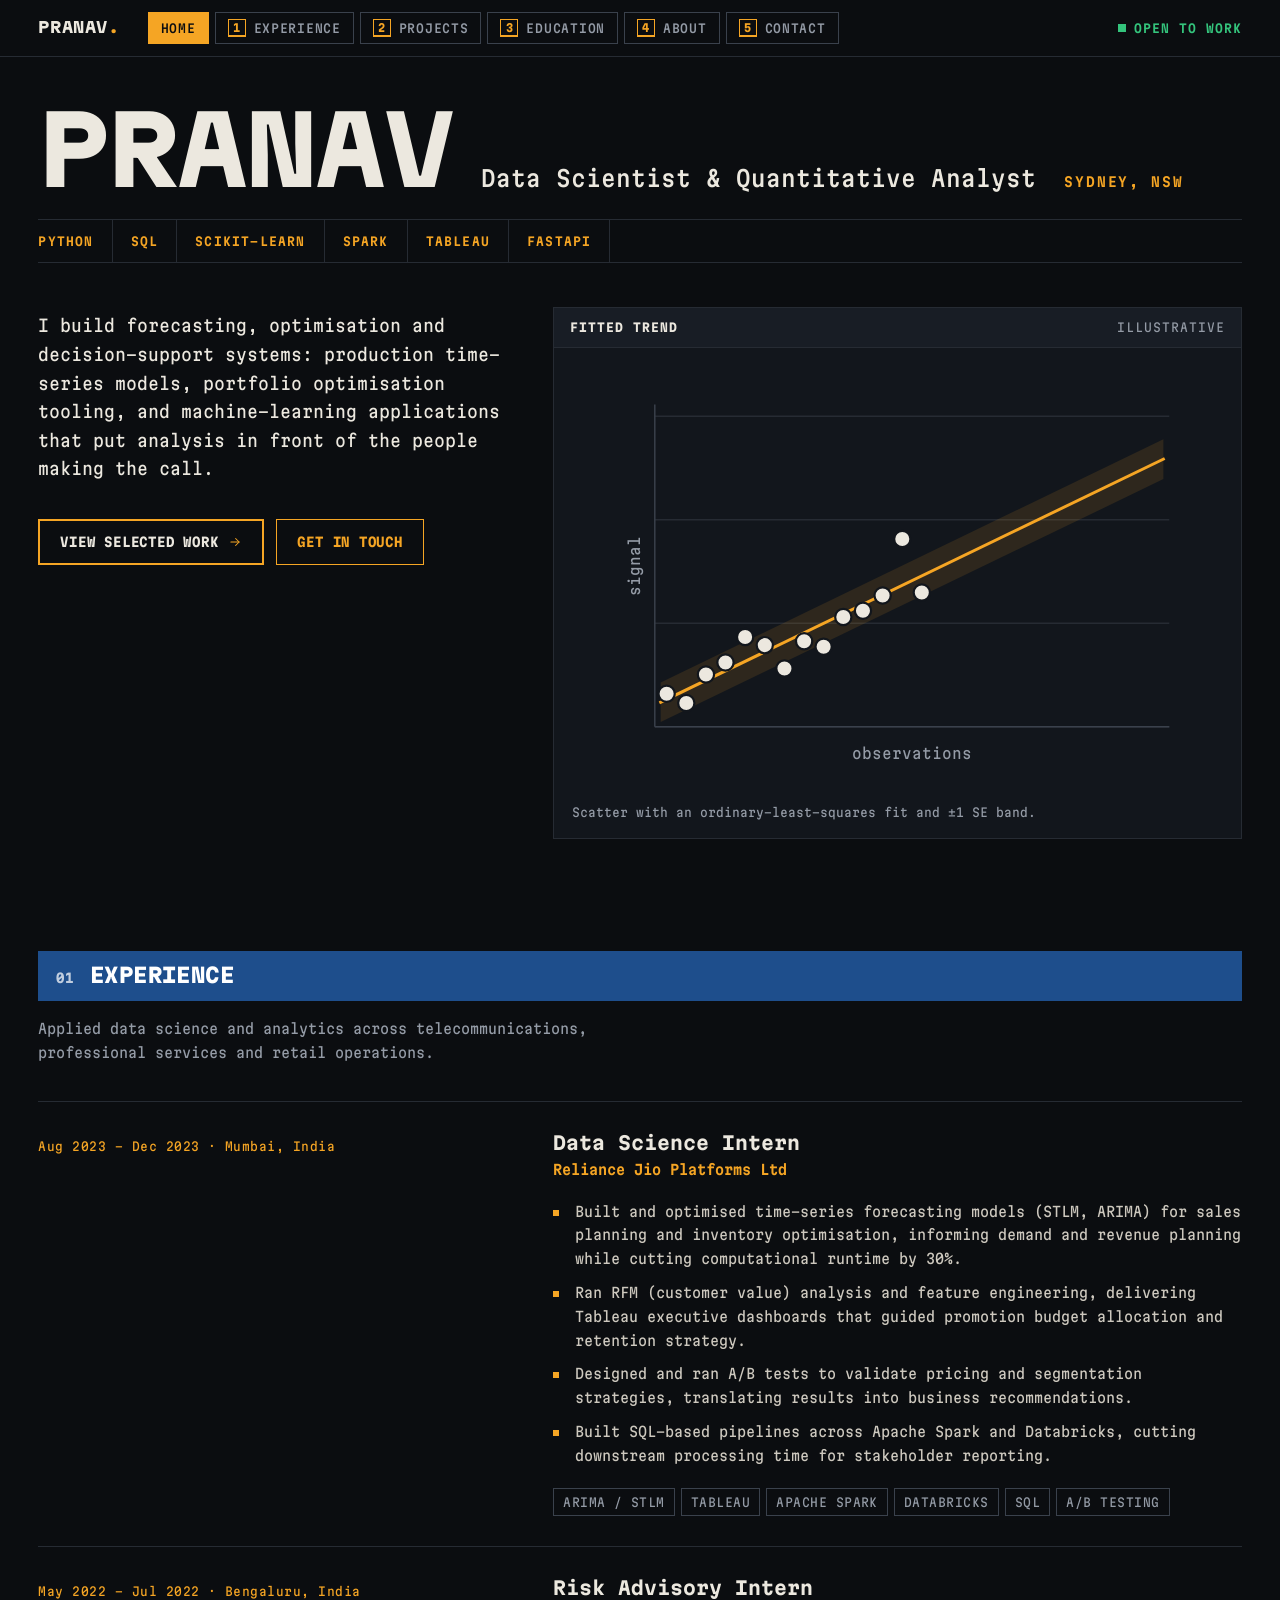
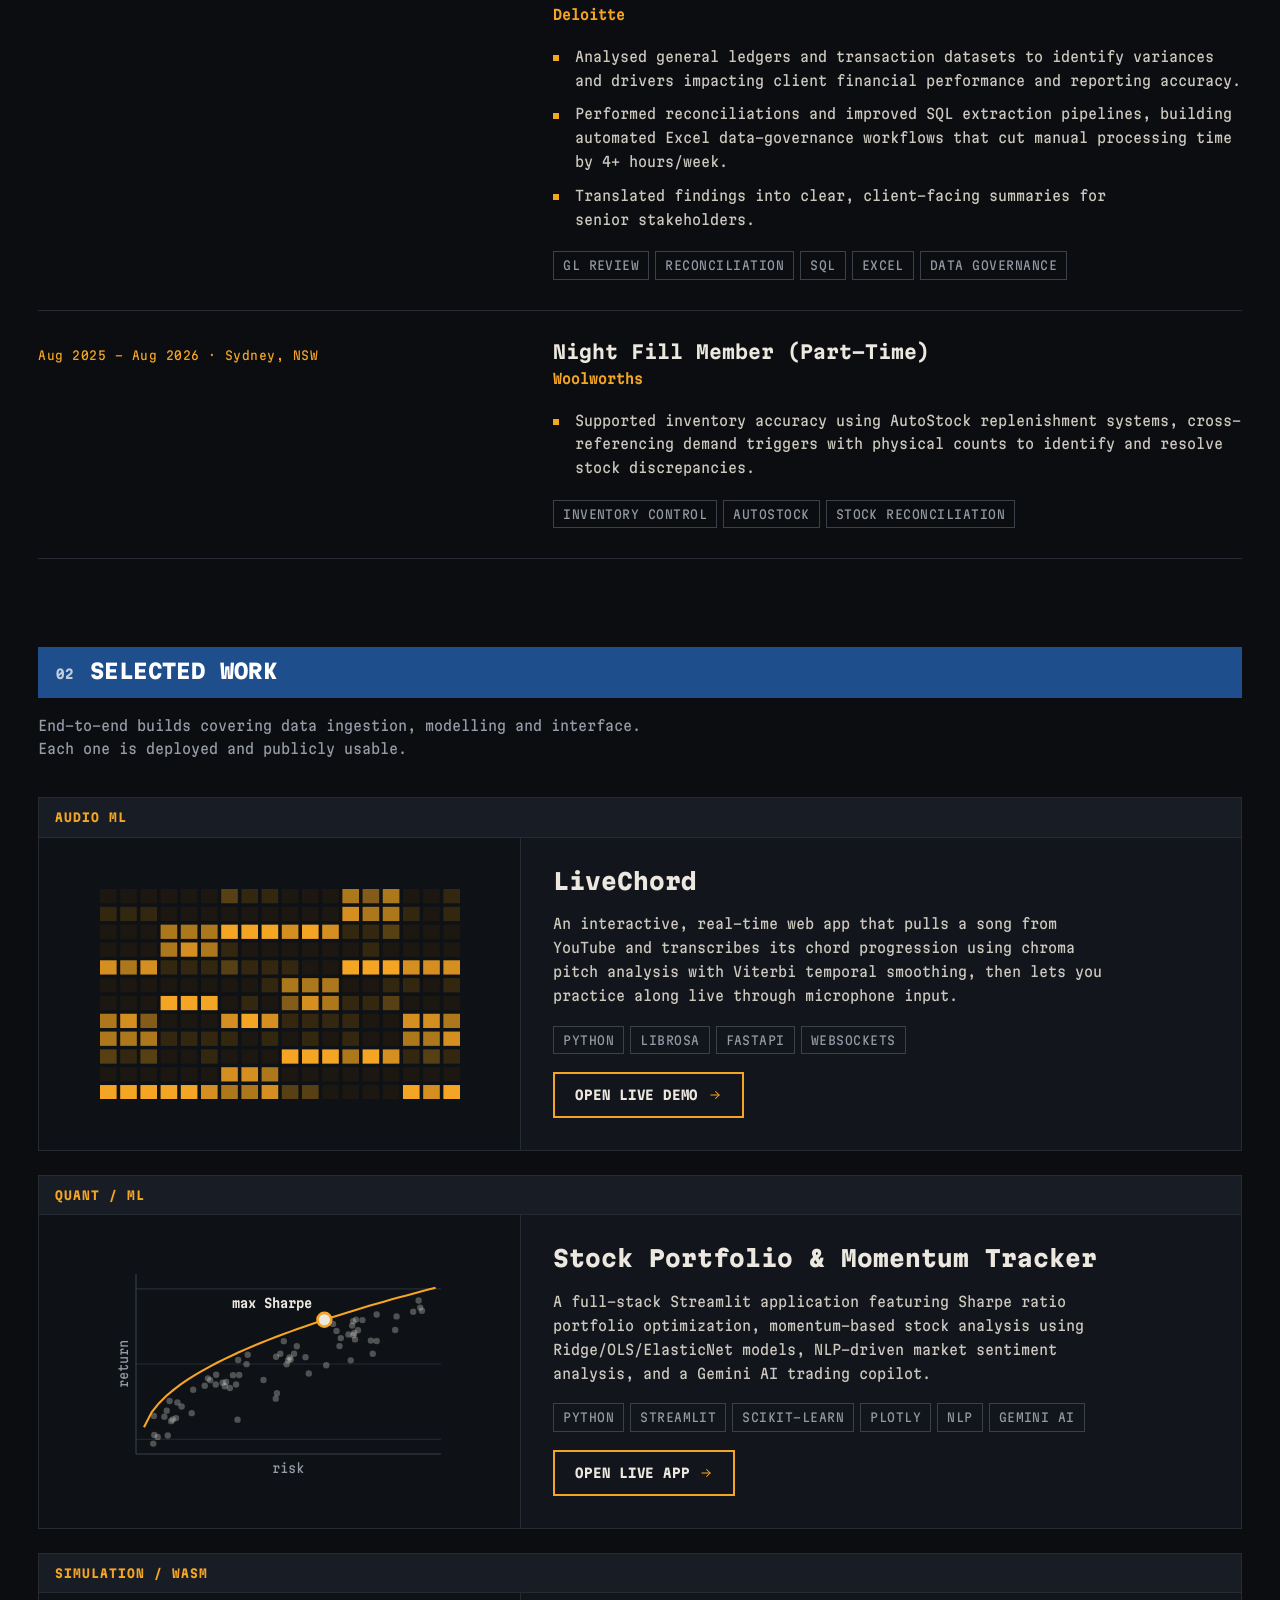
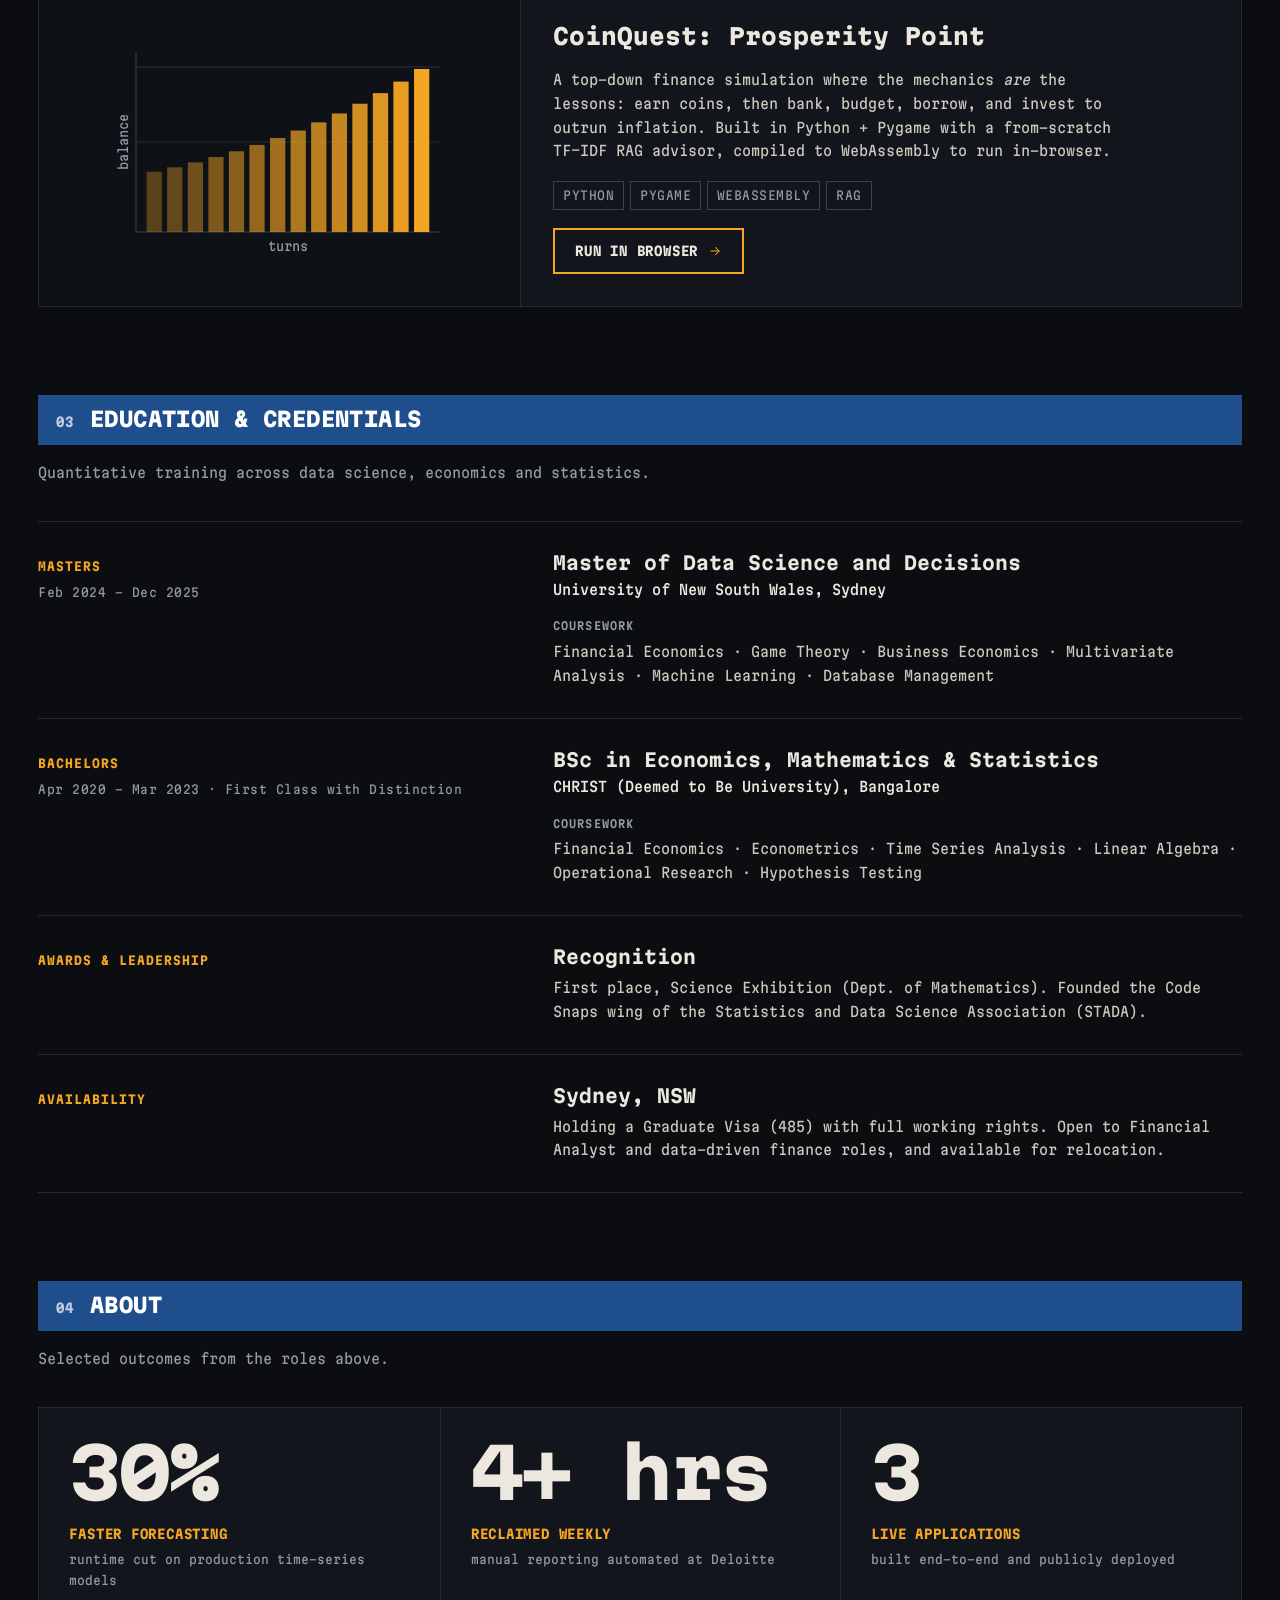
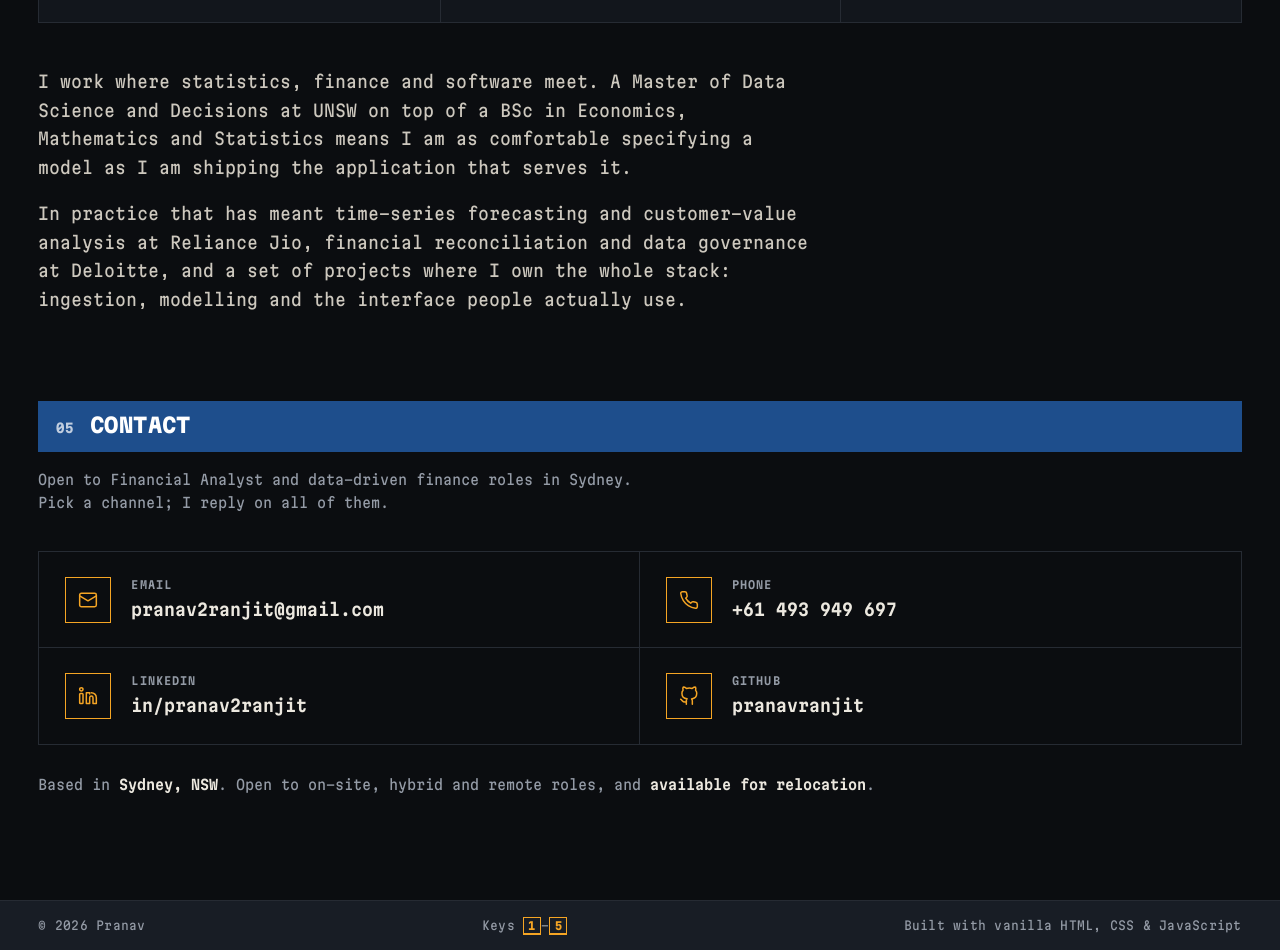
<file: index.html>
<!doctype html>
<html lang="en">
    <head>
        <meta charset="UTF-8" />
        <meta name="viewport" content="width=device-width, initial-scale=1.0" />
        <title>Pranav | Data Scientist &amp; Quantitative Analyst</title>
        <meta
            name="description"
            content="Portfolio of Pranav, a data scientist and quantitative analyst in Sydney, working on time-series forecasting, portfolio optimisation, and applied machine learning."
        />
        <link rel="icon" type="image/svg+xml" href="favicon.svg" />
        <meta name="theme-color" content="#0b0d10" />
        <link rel="preconnect" href="https://fonts.googleapis.com" />
        <link rel="preconnect" href="https://fonts.gstatic.com" crossorigin />
        <link
            href="https://fonts.googleapis.com/css2?family=Martian+Mono:wdth,wght@75..112.5,100..800&display=swap"
            rel="stylesheet"
        />
        <link rel="stylesheet" href="styles.css" />
    </head>

    <body>
        <header class="strip">
            <div class="strip-inner">
                <a class="logo" href="#home">PRANAV<span class="logo-mark">.</span></a>
                <nav class="keys" aria-label="Sections">
                    <ul>
                        <li><a href="#home">Home</a></li>
                        <li><a href="#experience" aria-keyshortcuts="1"><kbd class="key-num" aria-hidden="true">1</kbd>Experience</a></li>
                        <li><a href="#projects" aria-keyshortcuts="2"><kbd class="key-num" aria-hidden="true">2</kbd>Projects</a></li>
                        <li><a href="#education" aria-keyshortcuts="3"><kbd class="key-num" aria-hidden="true">3</kbd>Education</a></li>
                        <li><a href="#about" aria-keyshortcuts="4"><kbd class="key-num" aria-hidden="true">4</kbd>About</a></li>
                        <li><a href="#contact" aria-keyshortcuts="5"><kbd class="key-num" aria-hidden="true">5</kbd>Contact</a></li>
                    </ul>
                </nav>
                <span class="status">
                    <span class="status-dot" aria-hidden="true"></span>
                    Open to work
                </span>
            </div>
        </header>

        <main>
            <section id="home" class="hero">
                <div class="id-line">
                    <h1>Pranav</h1>
                    <div class="id-meta">
                        <p class="role">Data Scientist &amp; Quantitative Analyst</p>
                        <p class="city">Sydney, NSW</p>
                    </div>
                </div>

                <p class="tickers">
                    <span>Python</span><span>SQL</span><span>scikit-learn</span
                    ><span>Spark</span><span>Tableau</span><span>FastAPI</span>
                </p>

                <div class="hero-grid">
                    <div class="brief">
                        <p class="lede">
                            I build forecasting, optimisation and decision-support
                            systems: production time-series models, portfolio
                            optimisation tooling, and machine-learning applications that
                            put analysis in front of the people making the call.
                        </p>
                        <div class="actions">
                            <a href="#projects" class="key key-go">
                                View selected work
                                <svg class="arrow" width="14" height="14" viewBox="0 0 24 24" fill="none" stroke="currentColor" stroke-width="1.8" stroke-linecap="round" stroke-linejoin="round" aria-hidden="true"><path d="M5 12h14" /><path d="m13 6 6 6-6 6" /></svg>
                            </a>
                            <a href="#contact" class="key">Get in touch</a>
                        </div>
                    </div>

                    <figure class="panel fit">
                        <figcaption class="panel-bar">
                            <span class="panel-title">Fitted trend</span>
                            <span class="panel-tag">illustrative</span>
                        </figcaption>
                        <svg class="plot" viewBox="0 0 440 288" role="img"
                         aria-label="Illustrative scatter plot of observations with a fitted linear trend and error band.">
                        <g class="plot-grid">
                        <line x1="56" y1="34" x2="404" y2="34" />
                        <line x1="56" y1="104.0" x2="404" y2="104.0" />
                        <line x1="56" y1="174.0" x2="404" y2="174.0" />
                        <line x1="56" y1="244" x2="404" y2="244" />
                        </g>
                        <g class="plot-axis">
                            <line x1="56" y1="26" x2="56" y2="244" />
                            <line x1="56" y1="244" x2="404" y2="244" />
                        </g>
                        <path class="plot-band" d="M 60 215.2 L 400 38.9 L 400 66.5 L 60 242.8 Z" />
                        <path class="plot-fit" d="M 60 229.0 L 400 52.7" />
                        <g class="plot-dots">
                            <circle cx="64.0" cy="221.7" r="5.5" />
                            <circle cx="77.3" cy="228.0" r="5.5" />
                            <circle cx="90.6" cy="208.7" r="5.5" />
                            <circle cx="103.8" cy="200.5" r="5.5" />
                            <circle cx="117.1" cy="183.3" r="5.5" />
                            <circle cx="130.4" cy="188.8" r="5.5" />
                            <circle cx="143.7" cy="204.6" r="5.5" />
                            <circle cx="157.0" cy="186.2" r="5.5" />
                            <circle cx="170.2" cy="189.9" r="5.5" />
                            <circle cx="183.5" cy="169.8" r="5.5" />
                            <circle cx="196.8" cy="165.5" r="5.5" />
                            <circle cx="210.1" cy="155.2" r="5.5" />
                            <circle cx="223.4" cy="117.0" r="5.5" />
                            <circle cx="236.6" cy="153.2" r="5.5" />
                            <circle cx="249.9" cy="140.5" r="5.5" />
                            <circle cx="263.2" cy="133.7" r="5.5" />
                            <circle cx="276.5" cy="89.7" r="5.5" />
                            <circle cx="289.8" cy="82.1" r="5.5" />
                            <circle cx="303.0" cy="89.9" r="5.5" />
                            <circle cx="316.3" cy="90.4" r="5.5" />
                            <circle cx="329.6" cy="96.8" r="5.5" />
                            <circle cx="342.9" cy="84.1" r="5.5" />
                            <circle cx="356.2" cy="87.0" r="5.5" />
                            <circle cx="369.4" cy="60.5" r="5.5" />
                            <circle cx="382.7" cy="70.0" r="5.5" />
                            <circle cx="396.0" cy="64.7" r="5.5" />
                        </g>
                        <text class="plot-axis-label" x="46" y="135.0"
                              transform="rotate(-90 46 135.0)">signal</text>
                        <text class="plot-axis-label" x="230.0" y="266">observations</text>
                    </svg>
                        <p class="figure-note">
                            Scatter with an ordinary-least-squares fit and &plusmn;1 SE band.
                        </p>
                    </figure>
                </div>
            </section>

            <section id="experience" class="section">
                <div class="section-bar">
                    <span class="section-index">01</span>
                    <h2 class="section-title">Experience</h2>
                </div>
                <p class="section-sub">
                    Applied data science and analytics across telecommunications,
                    professional services and retail operations.
                </p>

                <ol class="blotter">
                    <!-- Reliance Jio -->
                    <li class="row">
                        <p class="row-fields">Aug 2023 - Dec 2023&nbsp;· Mumbai, India</p>
                        <div class="row-main">
                            <h3>Data Science Intern</h3>
                            <p class="org">Reliance Jio Platforms Ltd</p>
                            <ul class="bullets">
                                <li>
                                    Built and optimised time-series forecasting
                                    models (STLM, ARIMA) for sales planning and
                                    inventory optimisation, informing demand and
                                    revenue planning while cutting computational
                                    runtime by 30%.
                                </li>
                                <li>
                                    Ran RFM (customer value) analysis and feature
                                    engineering, delivering Tableau executive
                                    dashboards that guided promotion budget
                                    allocation and retention strategy.
                                </li>
                                <li>
                                    Designed and ran A/B tests to validate pricing
                                    and segmentation strategies, translating results
                                    into business recommendations.
                                </li>
                                <li>
                                    Built SQL-based pipelines across Apache Spark
                                    and Databricks, cutting downstream processing
                                    time for stakeholder reporting.
                                </li>
                            </ul>
                            <p class="tags">
                                <span>ARIMA / STLM</span><span>Tableau</span
                                ><span>Apache Spark</span><span>Databricks</span
                                ><span>SQL</span><span>A/B Testing</span>
                            </p>
                        </div>
                    </li>

                    <!-- Deloitte -->
                    <li class="row">
                        <p class="row-fields">May 2022 - Jul 2022&nbsp;· Bengaluru, India</p>
                        <div class="row-main">
                            <h3>Risk Advisory Intern</h3>
                            <p class="org">Deloitte</p>
                            <ul class="bullets">
                                <li>
                                    Analysed general ledgers and transaction
                                    datasets to identify variances and drivers
                                    impacting client financial performance and
                                    reporting accuracy.
                                </li>
                                <li>
                                    Performed reconciliations and improved SQL
                                    extraction pipelines, building automated Excel
                                    data-governance workflows that cut manual
                                    processing time by 4+ hours/week.
                                </li>
                                <li>
                                    Translated findings into clear, client-facing
                                    summaries for senior stakeholders.
                                </li>
                            </ul>
                            <p class="tags">
                                <span>GL Review</span><span>Reconciliation</span
                                ><span>SQL</span><span>Excel</span
                                ><span>Data Governance</span>
                            </p>
                        </div>
                    </li>

                    <!-- Woolworths -->
                    <li class="row">
                        <p class="row-fields">Aug 2025 - Aug 2026&nbsp;· Sydney, NSW</p>
                        <div class="row-main">
                            <h3>Night Fill Member (Part-Time)</h3>
                            <p class="org">Woolworths</p>
                            <ul class="bullets">
                                <li>
                                    Supported inventory accuracy using AutoStock
                                    replenishment systems, cross-referencing demand
                                    triggers with physical counts to identify and
                                    resolve stock discrepancies.
                                </li>
                            </ul>
                            <p class="tags">
                                <span>Inventory Control</span><span>AutoStock</span
                                ><span>Stock Reconciliation</span>
                            </p>
                        </div>
                    </li>
                </ol>
            </section>

            <section id="projects" class="section">
                <div class="section-bar">
                    <span class="section-index">02</span>
                    <h2 class="section-title">Selected work</h2>
                </div>
                <p class="section-sub">
                    End-to-end builds covering data ingestion, modelling and interface.
                    Each one is deployed and publicly usable.
                </p>

                <div class="instruments">
                    <article class="panel instrument">
                        <div class="panel-bar"><span class="badge">Audio ML</span></div>
                        <div class="instrument-body">
                            <div class="instrument-viz">
                                <svg class="thumb-plot chroma" viewBox="0 0 303 177" preserveAspectRatio="xMidYMid meet" role="img"
                             aria-label="Illustrative chromagram: energy across the 12 pitch classes over time, brighter cells marking the notes of each detected chord.">
                            <defs><rect id="cell" width="14" height="12" /></defs>
                            <g fill="#e9f2fd"><use href="#cell" x="0" y="150"/><use href="#cell" x="0" y="90"/><use href="#cell" x="0" y="75"/><use href="#cell" x="0" y="45"/><use href="#cell" x="0" y="30"/><use href="#cell" x="0" y="0"/><use href="#cell" x="17" y="150"/><use href="#cell" x="17" y="90"/><use href="#cell" x="17" y="75"/><use href="#cell" x="17" y="45"/><use href="#cell" x="17" y="30"/><use href="#cell" x="17" y="0"/><use href="#cell" x="34" y="150"/><use href="#cell" x="34" y="90"/><use href="#cell" x="34" y="75"/><use href="#cell" x="34" y="45"/><use href="#cell" x="34" y="30"/><use href="#cell" x="34" y="0"/><use href="#cell" x="51" y="150"/><use href="#cell" x="51" y="135"/><use href="#cell" x="51" y="105"/><use href="#cell" x="51" y="75"/><use href="#cell" x="51" y="15"/><use href="#cell" x="51" y="0"/><use href="#cell" x="68" y="150"/><use href="#cell" x="68" y="135"/><use href="#cell" x="68" y="105"/><use href="#cell" x="68" y="75"/><use href="#cell" x="68" y="15"/><use href="#cell" x="68" y="0"/><use href="#cell" x="85" y="150"/><use href="#cell" x="85" y="105"/><use href="#cell" x="85" y="75"/><use href="#cell" x="85" y="15"/><use href="#cell" x="85" y="0"/><use href="#cell" x="102" y="135"/><use href="#cell" x="102" y="90"/><use href="#cell" x="102" y="75"/><use href="#cell" x="102" y="15"/><use href="#cell" x="119" y="135"/><use href="#cell" x="119" y="120"/><use href="#cell" x="119" y="75"/><use href="#cell" x="119" y="45"/><use href="#cell" x="119" y="15"/><use href="#cell" x="136" y="135"/><use href="#cell" x="136" y="90"/><use href="#cell" x="136" y="45"/><use href="#cell" x="136" y="15"/><use href="#cell" x="153" y="150"/><use href="#cell" x="153" y="120"/><use href="#cell" x="153" y="45"/><use href="#cell" x="153" y="15"/><use href="#cell" x="153" y="0"/><use href="#cell" x="170" y="150"/><use href="#cell" x="170" y="60"/><use href="#cell" x="170" y="45"/><use href="#cell" x="170" y="15"/><use href="#cell" x="170" y="0"/><use href="#cell" x="187" y="165"/><use href="#cell" x="187" y="150"/><use href="#cell" x="187" y="120"/><use href="#cell" x="187" y="60"/><use href="#cell" x="187" y="45"/><use href="#cell" x="187" y="15"/><use href="#cell" x="187" y="0"/><use href="#cell" x="204" y="165"/><use href="#cell" x="204" y="150"/><use href="#cell" x="204" y="75"/><use href="#cell" x="204" y="45"/><use href="#cell" x="221" y="165"/><use href="#cell" x="221" y="150"/><use href="#cell" x="221" y="120"/><use href="#cell" x="221" y="105"/><use href="#cell" x="221" y="75"/><use href="#cell" x="238" y="165"/><use href="#cell" x="238" y="150"/><use href="#cell" x="238" y="120"/><use href="#cell" x="238" y="105"/><use href="#cell" x="238" y="45"/><use href="#cell" x="255" y="150"/><use href="#cell" x="255" y="90"/><use href="#cell" x="255" y="45"/><use href="#cell" x="255" y="30"/><use href="#cell" x="255" y="0"/><use href="#cell" x="272" y="150"/><use href="#cell" x="272" y="90"/><use href="#cell" x="272" y="75"/><use href="#cell" x="272" y="45"/><use href="#cell" x="272" y="30"/><use href="#cell" x="272" y="15"/><use href="#cell" x="272" y="0"/><use href="#cell" x="289" y="150"/><use href="#cell" x="289" y="90"/><use href="#cell" x="289" y="45"/><use href="#cell" x="289" y="30"/></g>
                            <g fill="#cde2fb"><use href="#cell" x="0" y="15"/><use href="#cell" x="17" y="135"/><use href="#cell" x="17" y="15"/><use href="#cell" x="34" y="15"/><use href="#cell" x="51" y="120"/><use href="#cell" x="51" y="60"/><use href="#cell" x="68" y="120"/><use href="#cell" x="68" y="60"/><use href="#cell" x="85" y="135"/><use href="#cell" x="85" y="120"/><use href="#cell" x="85" y="60"/><use href="#cell" x="102" y="120"/><use href="#cell" x="102" y="45"/><use href="#cell" x="119" y="90"/><use href="#cell" x="119" y="60"/><use href="#cell" x="119" y="0"/><use href="#cell" x="136" y="120"/><use href="#cell" x="136" y="75"/><use href="#cell" x="136" y="60"/><use href="#cell" x="136" y="0"/><use href="#cell" x="153" y="105"/><use href="#cell" x="153" y="60"/><use href="#cell" x="170" y="120"/><use href="#cell" x="170" y="105"/><use href="#cell" x="187" y="105"/><use href="#cell" x="204" y="120"/><use href="#cell" x="204" y="105"/><use href="#cell" x="204" y="90"/><use href="#cell" x="204" y="30"/><use href="#cell" x="221" y="90"/><use href="#cell" x="221" y="45"/><use href="#cell" x="221" y="30"/><use href="#cell" x="238" y="75"/><use href="#cell" x="255" y="135"/><use href="#cell" x="255" y="75"/><use href="#cell" x="255" y="15"/><use href="#cell" x="289" y="135"/><use href="#cell" x="289" y="75"/><use href="#cell" x="289" y="15"/><use href="#cell" x="289" y="0"/></g>
                            <g fill="#9ec5f4"><use href="#cell" x="0" y="135"/><use href="#cell" x="34" y="135"/><use href="#cell" x="102" y="60"/><use href="#cell" x="102" y="0"/><use href="#cell" x="153" y="165"/><use href="#cell" x="170" y="165"/><use href="#cell" x="238" y="90"/><use href="#cell" x="238" y="30"/><use href="#cell" x="272" y="135"/></g>
                            <g fill="#6da7ec"><use href="#cell" x="34" y="105"/><use href="#cell" x="153" y="90"/><use href="#cell" x="221" y="0"/></g>
                            <g fill="#3987e5"><use href="#cell" x="0" y="120"/><use href="#cell" x="0" y="105"/><use href="#cell" x="17" y="120"/><use href="#cell" x="17" y="60"/><use href="#cell" x="34" y="120"/><use href="#cell" x="51" y="45"/><use href="#cell" x="51" y="30"/><use href="#cell" x="68" y="30"/><use href="#cell" x="85" y="45"/><use href="#cell" x="85" y="30"/><use href="#cell" x="102" y="165"/><use href="#cell" x="119" y="165"/><use href="#cell" x="136" y="150"/><use href="#cell" x="153" y="75"/><use href="#cell" x="170" y="75"/><use href="#cell" x="187" y="90"/><use href="#cell" x="187" y="75"/><use href="#cell" x="204" y="135"/><use href="#cell" x="204" y="0"/><use href="#cell" x="221" y="15"/><use href="#cell" x="238" y="15"/><use href="#cell" x="238" y="0"/><use href="#cell" x="255" y="120"/><use href="#cell" x="272" y="120"/><use href="#cell" x="289" y="105"/></g>
                            <g fill="#2a78d6"><use href="#cell" x="0" y="60"/><use href="#cell" x="17" y="105"/><use href="#cell" x="34" y="60"/><use href="#cell" x="68" y="45"/><use href="#cell" x="85" y="165"/><use href="#cell" x="102" y="150"/><use href="#cell" x="102" y="105"/><use href="#cell" x="119" y="150"/><use href="#cell" x="136" y="165"/><use href="#cell" x="136" y="105"/><use href="#cell" x="153" y="30"/><use href="#cell" x="170" y="90"/><use href="#cell" x="187" y="30"/><use href="#cell" x="204" y="15"/><use href="#cell" x="238" y="135"/><use href="#cell" x="255" y="105"/><use href="#cell" x="255" y="60"/><use href="#cell" x="272" y="165"/><use href="#cell" x="272" y="105"/><use href="#cell" x="272" y="60"/><use href="#cell" x="289" y="120"/><use href="#cell" x="289" y="60"/></g>
                            <g fill="#1c5cab"><use href="#cell" x="0" y="165"/><use href="#cell" x="17" y="165"/><use href="#cell" x="34" y="165"/><use href="#cell" x="51" y="165"/><use href="#cell" x="51" y="90"/><use href="#cell" x="68" y="165"/><use href="#cell" x="68" y="90"/><use href="#cell" x="85" y="90"/><use href="#cell" x="102" y="30"/><use href="#cell" x="119" y="105"/><use href="#cell" x="119" y="30"/><use href="#cell" x="136" y="30"/><use href="#cell" x="153" y="135"/><use href="#cell" x="170" y="135"/><use href="#cell" x="170" y="30"/><use href="#cell" x="187" y="135"/><use href="#cell" x="204" y="60"/><use href="#cell" x="221" y="135"/><use href="#cell" x="221" y="60"/><use href="#cell" x="238" y="60"/><use href="#cell" x="255" y="165"/><use href="#cell" x="289" y="165"/></g>
                        </svg>
                            </div>
                            <div class="instrument-info">
                                <h3>LiveChord</h3>
                                <p>
                                    An interactive, real-time web app that pulls a song
                                    from YouTube and transcribes its chord progression
                                    using chroma pitch analysis with Viterbi temporal
                                    smoothing, then lets you practice along live through
                                    microphone input.
                                </p>
                                <p class="tags">
                                    <span>Python</span><span>Librosa</span
                                    ><span>FastAPI</span><span>WebSockets</span>
                                </p>
                                <a
                                    href="https://sunny2802-live-chord-ai.hf.space"
                                    target="_blank"
                                    rel="noopener"
                                    class="key key-go"
                                    >Open live demo
                                    <svg class="arrow" width="14" height="14" viewBox="0 0 24 24" fill="none" stroke="currentColor" stroke-width="1.8" stroke-linecap="round" stroke-linejoin="round" aria-hidden="true"><path d="M5 12h14" /><path d="m13 6 6 6-6 6" /></svg></a
                                >
                            </div>
                        </div>
                    </article>

                    <article class="panel instrument">
                        <div class="panel-bar"><span class="badge">Quant / ML</span></div>
                        <div class="instrument-body">
                            <div class="instrument-viz">
                                <svg class="thumb-plot" viewBox="0 0 340 220" preserveAspectRatio="xMidYMid meet" role="img"
     aria-label="Illustrative risk-return scatter of candidate portfolios with an efficient frontier curve and the optimal point marked.">
  <g class="tp-grid">
    <line x1="34" y1="32" x2="322" y2="32" /><line x1="34" y1="103.0" x2="322" y2="103.0" /><line x1="34" y1="174" x2="322" y2="174" />
  </g>
  <g class="tp-axis"><line x1="34" y1="18" x2="34" y2="188" /><line x1="34" y1="188" x2="322" y2="188" /></g>
  <g class="tp-cloud">
        <circle cx="261.3" cy="81.2" r="3" />
    <circle cx="197.2" cy="111.9" r="3" />
    <circle cx="73.1" cy="139.3" r="3" />
    <circle cx="68.7" cy="155.4" r="3" />
    <circle cx="213.7" cy="104.1" r="3" />
    <circle cx="67.2" cy="156.9" r="3" />
    <circle cx="167.1" cy="130.5" r="3" />
    <circle cx="119.1" cy="119.9" r="3" />
    <circle cx="185.9" cy="86.2" r="3" />
    <circle cx="63.0" cy="147.0" r="3" />
    <circle cx="130.5" cy="99.2" r="3" />
    <circle cx="179.0" cy="96.7" r="3" />
    <circle cx="139.5" cy="94.2" r="3" />
    <circle cx="239.1" cy="62.5" r="3" />
    <circle cx="98.9" cy="123.5" r="3" />
    <circle cx="261.3" cy="56.2" r="3" />
    <circle cx="177.7" cy="99.5" r="3" />
    <circle cx="227.4" cy="78.5" r="3" />
    <circle cx="138.4" cy="103.1" r="3" />
    <circle cx="154.4" cy="118.1" r="3" />
    <circle cx="64.0" cy="170.5" r="3" />
    <circle cx="115.9" cy="120.6" r="3" />
    <circle cx="71.8" cy="154.0" r="3" />
    <circle cx="122.7" cy="125.6" r="3" />
    <circle cx="125.6" cy="113.5" r="3" />
    <circle cx="117.9" cy="124.0" r="3" />
    <circle cx="300.9" cy="43.0" r="3" />
    <circle cx="129.9" cy="155.5" r="3" />
    <circle cx="50.3" cy="178.1" r="3" />
    <circle cx="101.9" cy="116.5" r="3" />
    <circle cx="51.3" cy="169.9" r="3" />
    <circle cx="60.8" cy="152.7" r="3" />
    <circle cx="128.5" cy="122.3" r="3" />
    <circle cx="243.6" cy="71.1" r="3" />
    <circle cx="234.7" cy="75.0" r="3" />
    <circle cx="304.1" cy="52.7" r="3" />
    <circle cx="236.8" cy="99.5" r="3" />
    <circle cx="280.1" cy="58.0" r="3" />
    <circle cx="239.3" cy="75.7" r="3" />
    <circle cx="180.1" cy="98.7" r="3" />
    <circle cx="257.6" cy="93.3" r="3" />
    <circle cx="226.2" cy="86.0" r="3" />
    <circle cx="109.3" cy="122.3" r="3" />
    <circle cx="77.1" cy="143.1" r="3" />
    <circle cx="194.1" cy="96.5" r="3" />
    <circle cx="176.2" cy="103.3" r="3" />
    <circle cx="255.8" cy="80.8" r="3" />
    <circle cx="220.1" cy="65.1" r="3" />
    <circle cx="240.1" cy="73.7" r="3" />
    <circle cx="238.2" cy="66.7" r="3" />
    <circle cx="240.9" cy="79.7" r="3" />
    <circle cx="173.6" cy="81.4" r="3" />
    <circle cx="247.9" cy="61.5" r="3" />
    <circle cx="88.0" cy="127.3" r="3" />
    <circle cx="241.8" cy="61.0" r="3" />
    <circle cx="65.7" cy="137.9" r="3" />
    <circle cx="223.4" cy="71.7" r="3" />
    <circle cx="183.3" cy="93.3" r="3" />
    <circle cx="170.3" cy="93.3" r="3" />
    <circle cx="302.4" cy="49.7" r="3" />
    <circle cx="54.5" cy="171.8" r="3" />
    <circle cx="166.0" cy="135.7" r="3" />
    <circle cx="104.1" cy="118.2" r="3" />
    <circle cx="86.6" cy="149.4" r="3" />
    <circle cx="295.8" cy="53.6" r="3" />
    <circle cx="278.8" cy="70.8" r="3" />
    <circle cx="109.7" cy="113.1" r="3" />
    <circle cx="50.9" cy="152.0" r="3" />
    <circle cx="166.3" cy="96.1" r="3" />
    <circle cx="131.5" cy="113.3" r="3" />
  </g>
  <path class="tp-line" d="M 42.0 161.8 L 48.9 148.4 L 55.7 139.9 L 62.5 133.1 L 69.4 127.4 L 76.2 122.2 L 83.1 117.5 L 89.9 113.2 L 96.8 109.2 L 103.7 105.4 L 110.5 101.8 L 117.4 98.3 L 124.2 95.1 L 131.1 91.9 L 137.9 88.9 L 144.8 85.9 L 151.6 83.1 L 158.4 80.4 L 165.3 77.7 L 172.2 75.1 L 179.0 72.6 L 185.8 70.1 L 192.7 67.7 L 199.5 65.3 L 206.4 63.0 L 213.2 60.8 L 220.1 58.5 L 227.0 56.4 L 233.8 54.2 L 240.7 52.1 L 247.5 50.1 L 254.3 48.0 L 261.2 46.0 L 268.0 44.1 L 274.9 42.1 L 281.8 40.2 L 288.6 38.4 L 295.5 36.5 L 302.3 34.7 L 309.1 32.9 L 316.0 31.1" />
  <circle class="tp-marker" cx="211.9" cy="61.2" r="6.5" />
  <text class="tp-label" x="199.9" y="50.2" text-anchor="end">max Sharpe</text>
  <text class="tp-axis-label" x="178.0" y="206">risk</text>
  <text class="tp-axis-label" x="26" y="103.0" transform="rotate(-90 26 103.0)">return</text>
</svg>
                            </div>
                            <div class="instrument-info">
                                <h3>Stock Portfolio &amp; Momentum Tracker</h3>
                                <p>
                                    A full-stack Streamlit application featuring Sharpe
                                    ratio portfolio optimization, momentum-based stock
                                    analysis using Ridge/OLS/ElasticNet models,
                                    NLP-driven market sentiment analysis, and a Gemini
                                    AI trading copilot.
                                </p>
                                <p class="tags">
                                    <span>Python</span><span>Streamlit</span
                                    ><span>Scikit-Learn</span><span>Plotly</span
                                    ><span>NLP</span><span>Gemini AI</span>
                                </p>
                                <a
                                    href="https://crypto-tracker-and-portfolio-management-aiamouaxdduqc7grbhclme.streamlit.app/"
                                    target="_blank"
                                    rel="noopener"
                                    class="key key-go"
                                    >Open live app
                                    <svg class="arrow" width="14" height="14" viewBox="0 0 24 24" fill="none" stroke="currentColor" stroke-width="1.8" stroke-linecap="round" stroke-linejoin="round" aria-hidden="true"><path d="M5 12h14" /><path d="m13 6 6 6-6 6" /></svg></a
                                >
                            </div>
                        </div>
                    </article>

                    <article class="panel instrument">
                        <div class="panel-bar"><span class="badge">Simulation / WASM</span></div>
                        <div class="instrument-body">
                            <div class="instrument-viz">
                                <svg class="thumb-plot" viewBox="0 0 340 220" preserveAspectRatio="xMidYMid meet" role="img"
     aria-label="Illustrative bar chart of a balance compounding upward over successive in-game turns.">
  <g class="tp-grid">
    <line x1="34" y1="32" x2="322" y2="32" /><line x1="34" y1="103.0" x2="322" y2="103.0" />
  </g>
  <g class="tp-axis"><line x1="34" y1="18" x2="34" y2="188" /><line x1="34" y1="188" x2="322" y2="188" /></g>
  <g class="tp-bars">
        <rect x="44.0" y="131.0" width="14.4" height="57.0" opacity="0.32" />
    <rect x="63.4" y="126.8" width="14.4" height="61.2" opacity="0.37" />
    <rect x="82.9" y="122.2" width="14.4" height="65.8" opacity="0.42" />
    <rect x="102.3" y="117.2" width="14.4" height="70.8" opacity="0.48" />
    <rect x="121.7" y="111.7" width="14.4" height="76.3" opacity="0.53" />
    <rect x="141.1" y="105.7" width="14.4" height="82.3" opacity="0.58" />
    <rect x="160.6" y="99.2" width="14.4" height="88.8" opacity="0.63" />
    <rect x="180.0" y="92.1" width="14.4" height="95.9" opacity="0.69" />
    <rect x="199.4" y="84.4" width="14.4" height="103.6" opacity="0.74" />
    <rect x="218.9" y="76.0" width="14.4" height="112.0" opacity="0.79" />
    <rect x="238.3" y="66.8" width="14.4" height="121.2" opacity="0.84" />
    <rect x="257.7" y="56.8" width="14.4" height="131.2" opacity="0.90" />
    <rect x="277.1" y="45.9" width="14.4" height="142.1" opacity="0.95" />
    <rect x="296.6" y="34.0" width="14.4" height="154.0" opacity="1.00" />
  </g>
  <text class="tp-axis-label" x="178.0" y="206">turns</text>
  <text class="tp-axis-label" x="26" y="103.0" transform="rotate(-90 26 103.0)">balance</text>
</svg>
                            </div>
                            <div class="instrument-info">
                                <h3>CoinQuest: Prosperity Point</h3>
                                <p>
                                    A top-down finance simulation where the mechanics
                                    <em>are</em> the lessons: earn coins, then bank,
                                    budget, borrow, and invest to outrun inflation.
                                    Built in Python + Pygame with a from-scratch TF-IDF
                                    RAG advisor, compiled to WebAssembly to run
                                    in-browser.
                                </p>
                                <p class="tags">
                                    <span>Python</span><span>Pygame</span
                                    ><span>WebAssembly</span><span>RAG</span>
                                </p>
                                <a
                                    href="https://pranavranjit.github.io/coinquest/"
                                    target="_blank"
                                    rel="noopener"
                                    class="key key-go"
                                    >Run in browser
                                    <svg class="arrow" width="14" height="14" viewBox="0 0 24 24" fill="none" stroke="currentColor" stroke-width="1.8" stroke-linecap="round" stroke-linejoin="round" aria-hidden="true"><path d="M5 12h14" /><path d="m13 6 6 6-6 6" /></svg></a
                                >
                            </div>
                        </div>
                    </article>
                </div>
            </section>

            <section id="education" class="section">
                <div class="section-bar">
                    <span class="section-index">03</span>
                    <h2 class="section-title">Education &amp; credentials</h2>
                </div>
                <p class="section-sub">
                    Quantitative training across data science, economics and
                    statistics.
                </p>

                <ul class="blotter ledger">
                    <li class="row">
                        <div class="row-fields">
                            <p class="edu-tag">Masters</p>
                            <p class="edu-meta">Feb 2024 - Dec 2025</p>
                        </div>
                        <div class="row-main">
                            <h3>Master of Data Science and Decisions</h3>
                            <p class="edu-org">University of New South Wales, Sydney</p>
                            <p class="edu-detail">
                                <strong>Coursework</strong>
                                Financial Economics&nbsp;· Game Theory&nbsp;· Business Economics&nbsp;·
                                Multivariate Analysis&nbsp;· Machine Learning&nbsp;· Database
                                Management
                            </p>
                        </div>
                    </li>

                    <li class="row">
                        <div class="row-fields">
                            <p class="edu-tag">Bachelors</p>
                            <p class="edu-meta">
                                Apr 2020 - Mar 2023&nbsp;· First Class with Distinction
                            </p>
                        </div>
                        <div class="row-main">
                            <h3>BSc in Economics, Mathematics &amp; Statistics</h3>
                            <p class="edu-org">
                                CHRIST (Deemed to Be University), Bangalore
                            </p>
                            <p class="edu-detail">
                                <strong>Coursework</strong>
                                Financial Economics&nbsp;· Econometrics&nbsp;· Time Series
                                Analysis&nbsp;· Linear Algebra&nbsp;· Operational Research&nbsp;·
                                Hypothesis Testing
                            </p>
                        </div>
                    </li>

                    <li class="row">
                        <div class="row-fields">
                            <p class="edu-tag">Awards &amp; leadership</p>
                        </div>
                        <div class="row-main">
                            <h3>Recognition</h3>
                            <p class="edu-detail">
                                First place, Science Exhibition (Dept. of Mathematics).
                                Founded the Code Snaps wing of the Statistics and Data
                                Science Association (STADA).
                            </p>
                        </div>
                    </li>

                    <li class="row">
                        <div class="row-fields">
                            <p class="edu-tag">Availability</p>
                        </div>
                        <div class="row-main">
                            <h3>Sydney, NSW</h3>
                            <p class="edu-detail">
                                Holding a Graduate Visa (485) with full working rights. Open to
                                Financial Analyst and data-driven finance roles, and
                                available for relocation.
                            </p>
                        </div>
                    </li>
                </ul>
            </section>

            <section id="about" class="section">
                <div class="section-bar">
                    <span class="section-index">04</span>
                    <h2 class="section-title">About</h2>
                </div>
                <p class="section-sub">
                    Selected outcomes from the roles above.
                </p>

                <dl class="board">
                    <div class="quote">
                        <dt>Faster forecasting</dt>
                        <dd class="figure">30%</dd>
                        <dd class="note">
                            runtime cut on production time-series models
                        </dd>
                    </div>
                    <div class="quote">
                        <dt>Reclaimed weekly</dt>
                        <dd class="figure">4+ hrs</dd>
                        <dd class="note">
                            manual reporting automated at Deloitte
                        </dd>
                    </div>
                    <div class="quote">
                        <dt>Live applications</dt>
                        <dd class="figure">3</dd>
                        <dd class="note">
                            built end-to-end and publicly deployed
                        </dd>
                    </div>
                </dl>

                <div class="about-copy">
                    <p>
                        I work where statistics, finance and software meet. A Master
                        of Data Science and Decisions at UNSW on top of a BSc in
                        Economics, Mathematics and Statistics means I am as
                        comfortable specifying a model as I am shipping the
                        application that serves it.
                    </p>
                    <p>
                        In practice that has meant time-series forecasting and
                        customer-value analysis at Reliance Jio, financial
                        reconciliation and data governance at Deloitte, and a set of
                        projects where I own the whole stack: ingestion, modelling
                        and the interface people actually use.
                    </p>
                </div>
            </section>

            <section id="contact" class="section">
                <div class="section-bar">
                    <span class="section-index">05</span>
                    <h2 class="section-title">Contact</h2>
                </div>
                <p class="section-sub">
                    Open to Financial Analyst and data-driven finance roles in
                    Sydney. Pick a channel; I reply on all of them.
                </p>

                <div class="channels">
                    <a class="channel" href="mailto:pranav2ranjit@gmail.com">
                        <span class="channel-icon">
                            <svg
                            width="20"
                            height="20"
                            viewBox="0 0 24 24"
                            fill="none"
                            stroke="currentColor"
                            stroke-width="1.8"
                            stroke-linecap="round"
                            stroke-linejoin="round"
                            aria-hidden="true"
                        >
                            <rect x="2" y="4" width="20" height="16" rx="2" />
                            <path d="m2 7 10 6 10-6" />
                        </svg>
                        </span>
                        <span class="channel-text">
                            <span class="channel-label">Email</span>
                            <span class="channel-value">pranav2ranjit<wbr />@gmail.com</span>
                        </span>
                    </a>

                    <a class="channel" href="tel:+61493949697">
                        <span class="channel-icon">
                            <svg
                            width="20"
                            height="20"
                            viewBox="0 0 24 24"
                            fill="none"
                            stroke="currentColor"
                            stroke-width="1.8"
                            stroke-linecap="round"
                            stroke-linejoin="round"
                            aria-hidden="true"
                        >
                            <path
                                d="M22 16.9v3a2 2 0 0 1-2.2 2 19.8 19.8 0 0 1-8.6-3.1 19.5 19.5 0 0 1-6-6A19.8 19.8 0 0 1 2.1 4.2 2 2 0 0 1 4.1 2h3a2 2 0 0 1 2 1.7c.1 1 .3 1.9.6 2.8a2 2 0 0 1-.5 2.1L8 9.8a16 16 0 0 0 6 6l1.2-1.2a2 2 0 0 1 2.1-.5c.9.3 1.8.5 2.8.6a2 2 0 0 1 1.7 2z"
                            />
                        </svg>
                        </span>
                        <span class="channel-text">
                            <span class="channel-label">Phone</span>
                            <span class="channel-value">+61 493 949 697</span>
                        </span>
                    </a>

                    <a
                        class="channel"
                        href="https://www.linkedin.com/in/pranav2ranjit"
                        target="_blank"
                        rel="noopener"
                    >
                        <span class="channel-icon">
                            <svg
                            width="20"
                            height="20"
                            viewBox="0 0 24 24"
                            fill="none"
                            stroke="currentColor"
                            stroke-width="1.8"
                            stroke-linecap="round"
                            stroke-linejoin="round"
                            aria-hidden="true"
                        >
                            <path
                                d="M16 8a6 6 0 0 1 6 6v7h-4v-7a2 2 0 0 0-4 0v7h-4V8h4v1.5"
                            />
                            <rect x="2" y="9" width="4" height="12" rx="1" />
                            <circle cx="4" cy="4" r="2" />
                        </svg>
                        </span>
                        <span class="channel-text">
                            <span class="channel-label">LinkedIn</span>
                            <span class="channel-value">in/pranav2ranjit</span>
                        </span>
                    </a>

                    <a
                        class="channel"
                        href="https://github.com/pranavranjit"
                        target="_blank"
                        rel="noopener"
                    >
                        <span class="channel-icon">
                            <svg
                            width="20"
                            height="20"
                            viewBox="0 0 24 24"
                            fill="none"
                            stroke="currentColor"
                            stroke-width="1.8"
                            stroke-linecap="round"
                            stroke-linejoin="round"
                            aria-hidden="true"
                        >
                            <path
                                d="M9 19c-5 1.5-5-2.5-7-3m14 6v-3.9a3.4 3.4 0 0 0-.9-2.6c3-.3 6.2-1.5 6.2-6.7A5.2 5.2 0 0 0 19.9 5a4.9 4.9 0 0 0-.1-3.6s-1.2-.4-3.9 1.5a13.4 13.4 0 0 0-7 0C6.2 1 5 1.4 5 1.4A4.9 4.9 0 0 0 4.9 5 5.2 5.2 0 0 0 3.5 8.6c0 5.2 3.2 6.4 6.2 6.7A3.4 3.4 0 0 0 8.8 18V22"
                            />
                        </svg>
                        </span>
                        <span class="channel-text">
                            <span class="channel-label">GitHub</span>
                            <span class="channel-value">pranavranjit</span>
                        </span>
                    </a>
                </div>

                <p class="contact-location">
                    Based in <strong>Sydney, NSW</strong>. Open to on-site, hybrid and
                    remote roles, and <strong>available for relocation</strong>.
                </p>
            </section>
        </main>

        <footer class="statusbar">
            <div class="statusbar-inner">
                <span>&copy; 2026 Pranav</span>
                <span class="legend">Keys <kbd>1</kbd>-<kbd>5</kbd></span>
                <span>Built with vanilla HTML, CSS &amp; JavaScript</span>
            </div>
        </footer>

        <script src="script.js" defer></script>
    </body>
</html>
</file>
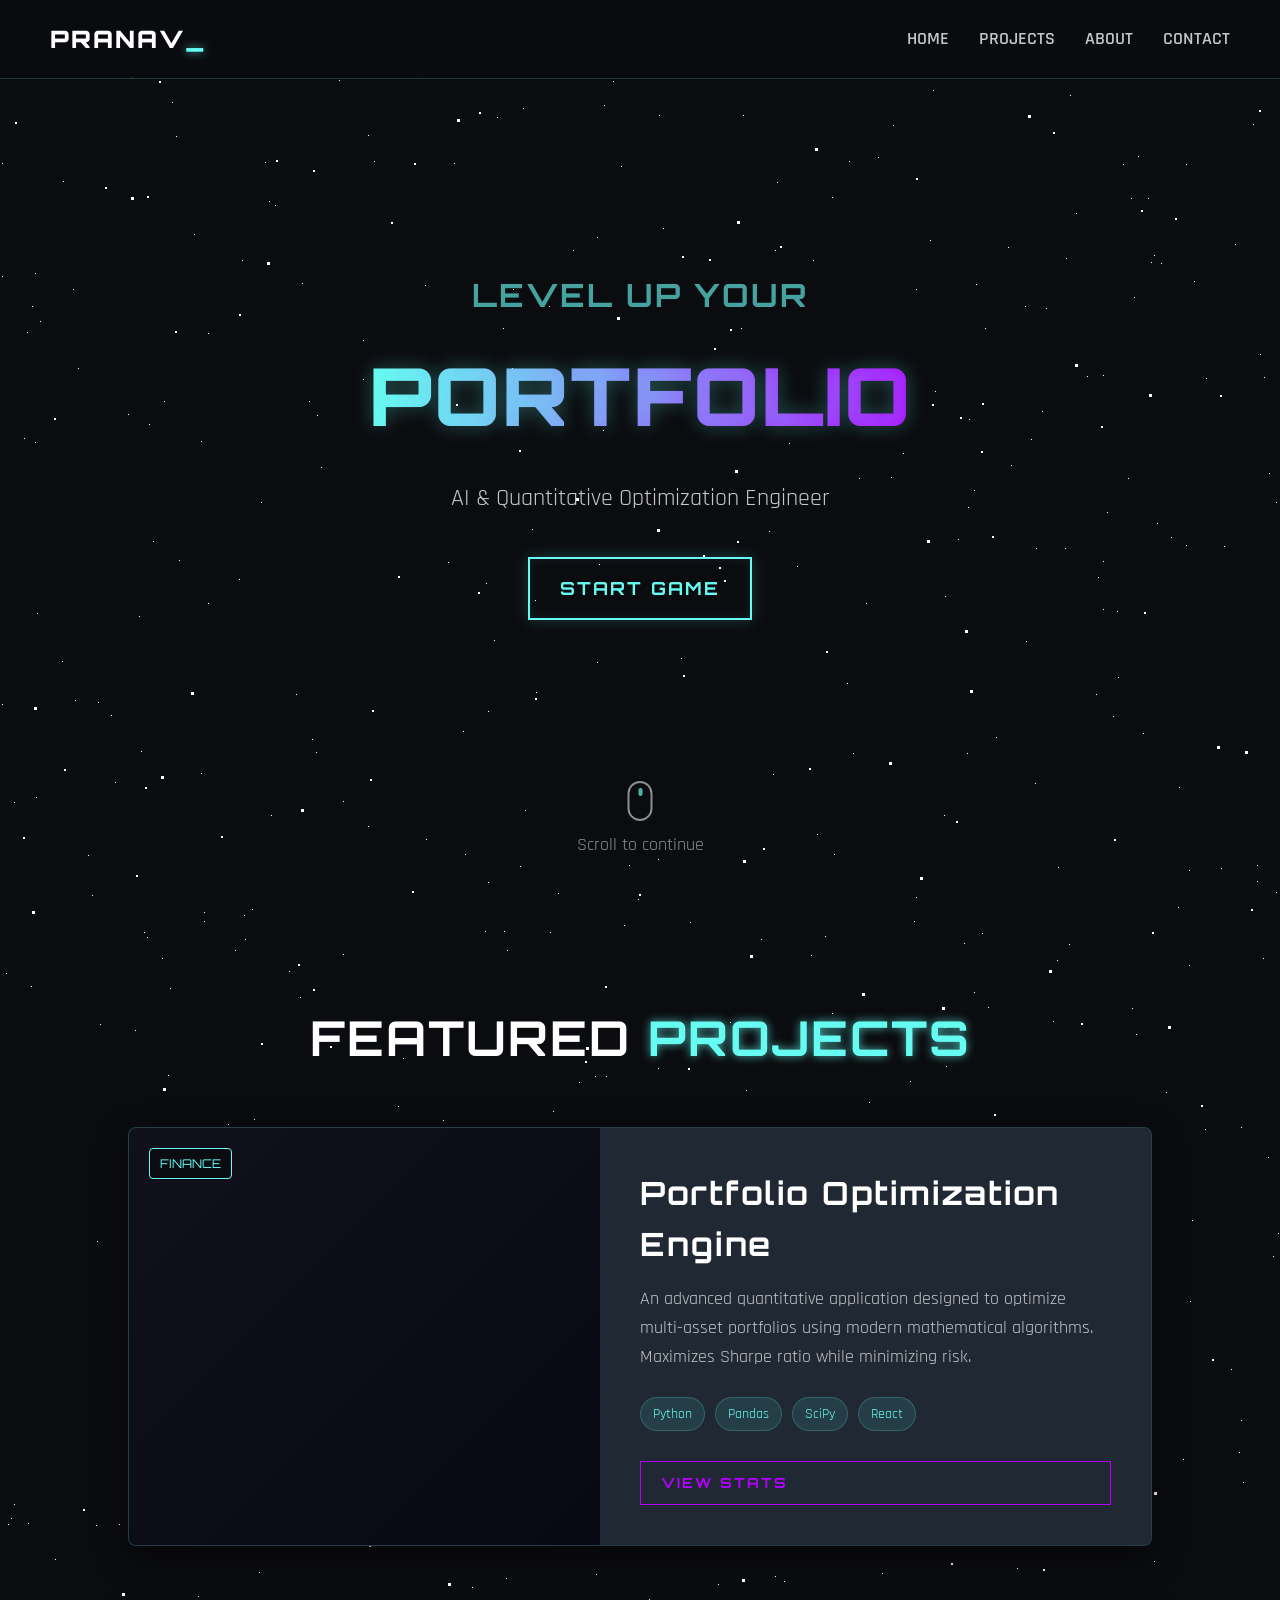
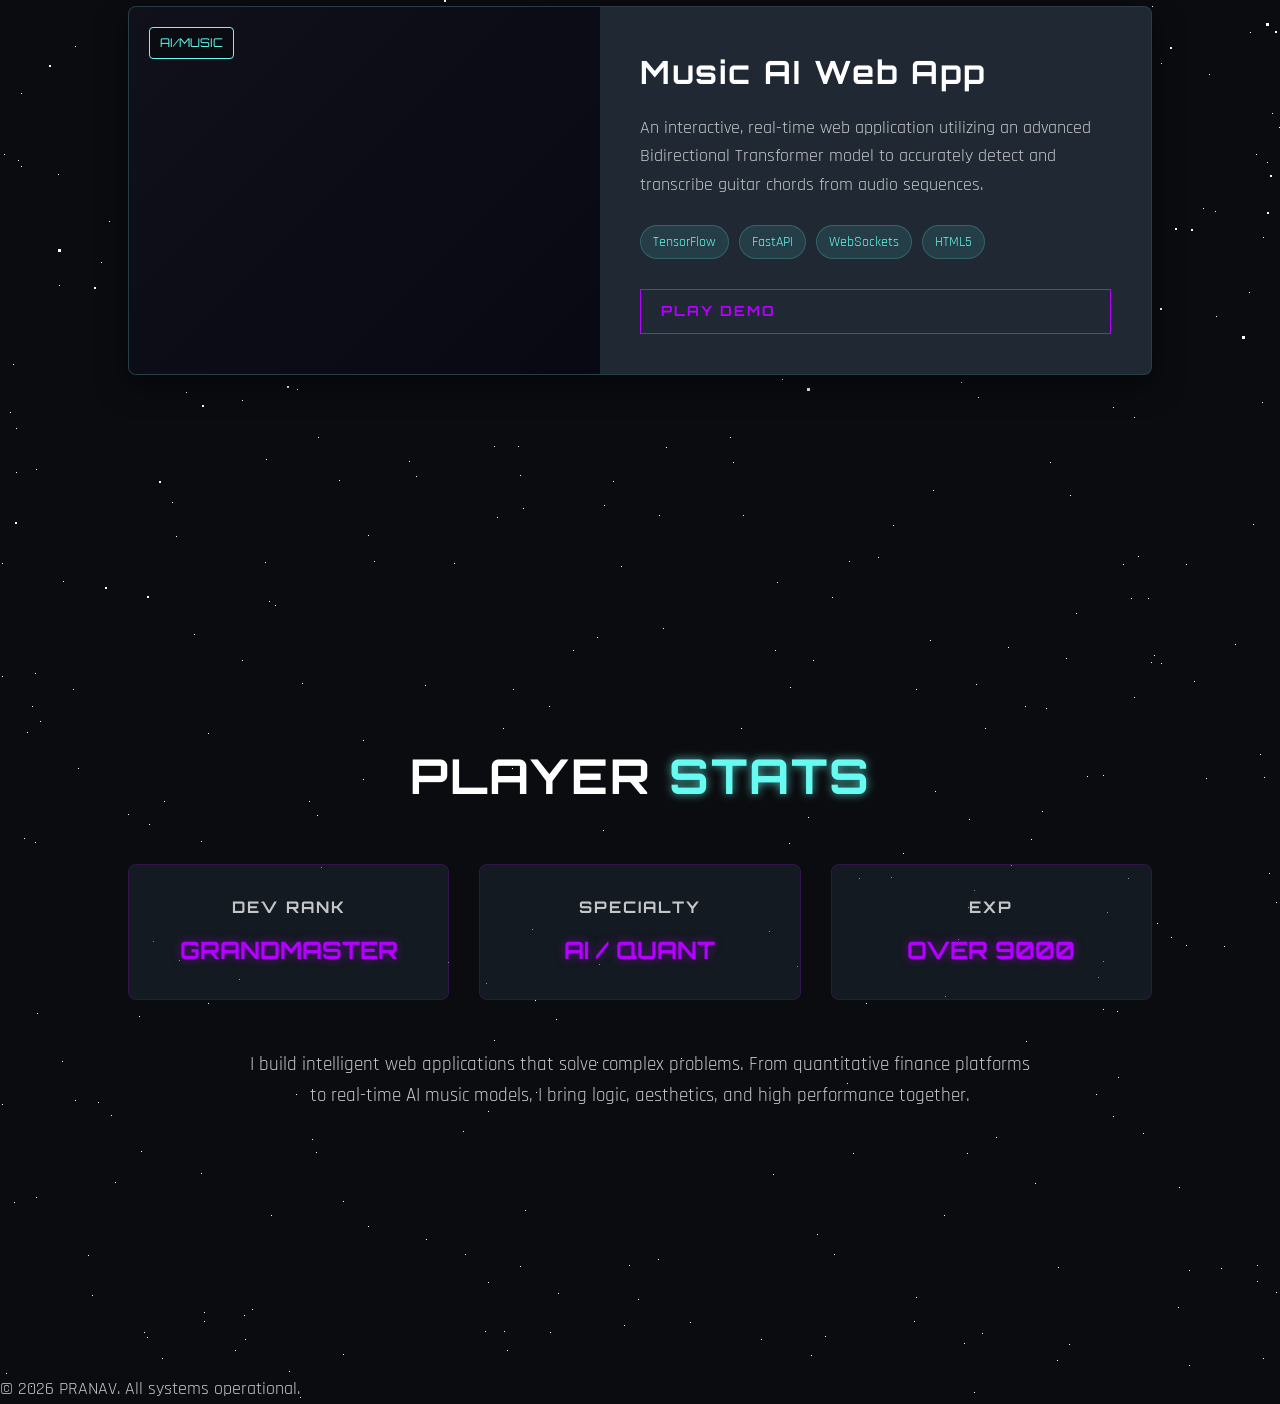
<file: temp_portfolio/index.html>
<!doctype html>
<html lang="en">
    <head>
        <meta charset="UTF-8" />
        <meta name="viewport" content="width=device-width, initial-scale=1.0" />
        <title>Pranav | Developer Portfolio</title>
        <meta
            name="description"
            content="Portfolio showcasing Portfolio Optimization and Music AI Web Apps"
        />
        <link rel="stylesheet" href="styles.css" />
        <link rel="preconnect" href="https://fonts.googleapis.com" />
        <link rel="preconnect" href="https://fonts.gstatic.com" crossorigin />
        <link
            href="https://fonts.googleapis.com/css2?family=Orbitron:wght@400;700;900&family=Rajdhani:wght@400;600;700&display=swap"
            rel="stylesheet"
        />
    </head>
    <body>
        <div id="stars"></div>
        <div id="stars2"></div>
        <div id="stars3"></div>

        <nav class="navbar">
            <div class="logo">PRANAV<span class="highlight">_</span></div>
            <ul class="nav-links">
                <li><a href="#home">Home</a></li>
                <li><a href="#projects">Projects</a></li>
                <li><a href="#about">About</a></li>
                <li><a href="#contact">Contact</a></li>
            </ul>
        </nav>

        <section id="home" class="hero section">
            <div class="hero-content fade-in">
                <h2 class="cyber-glitch-1" data-text="LEVEL UP YOUR">
                    LEVEL UP YOUR
                </h2>
                <h1 class="main-title cyber-glitch-2" data-text="PORTFOLIO">
                    PORTFOLIO
                </h1>
                <p class="subtitle">AI & Quantitative Optimization Engineer</p>
                <div class="hero-buttons">
                    <a href="#projects" class="btn btn-primary"
                        >START GAME <i class="chevron"></i
                    ></a>
                </div>
            </div>
            <div class="scroll-indicator">
                <div class="mouse"></div>
                <span>Scroll to continue</span>
            </div>
        </section>

        <section id="projects" class="section">
            <h2 class="section-title fade-in">
                FEATURED <span class="highlight">PROJECTS</span>
            </h2>

            <div class="project-grid">
                <!-- Project 1 -->
                <div class="project-card slide-up">
                    <div
                        class="project-image"
                        style="
                            background:
                                linear-gradient(
                                    135deg,
                                    rgba(14, 14, 24, 0.9),
                                    rgba(5, 5, 15, 0.9)
                                ),
                                url(&quot;https://images.unsplash.com/photo-1611974789855-9c2a0a7236a3?q=80&w=1000&auto=format&fit=crop&quot;)
                                    center/cover;
                        "
                    >
                        <div class="project-overlay">
                            <span class="badge">FINANCE</span>
                        </div>
                    </div>
                    <div class="project-info">
                        <h3>Portfolio Optimization Engine</h3>
                        <p>
                            An advanced quantitative application designed to
                            optimize multi-asset portfolios using modern
                            mathematical algorithms. Maximizes Sharpe ratio
                            while minimizing risk.
                        </p>
                        <div class="tech-stack">
                            <span>Python</span><span>Pandas</span
                            ><span>SciPy</span><span>React</span>
                        </div>
                        <a href="#" class="btn btn-outline">VIEW STATS</a>
                    </div>
                </div>

                <!-- Project 2 -->
                <div class="project-card slide-up delay-1">
                    <div
                        class="project-image"
                        style="
                            background:
                                linear-gradient(
                                    135deg,
                                    rgba(14, 14, 24, 0.9),
                                    rgba(5, 5, 15, 0.9)
                                ),
                                url(&quot;https://images.unsplash.com/photo-1511379938547-c1f69419868d?q=80&w=1000&auto=format&fit=crop&quot;)
                                    center/cover;
                        "
                    >
                        <div class="project-overlay">
                            <span class="badge">AI/MUSIC</span>
                        </div>
                    </div>
                    <div class="project-info">
                        <h3>Music AI Web App</h3>
                        <p>
                            An interactive, real-time web application utilizing
                            an advanced Bidirectional Transformer model to
                            accurately detect and transcribe guitar chords from
                            audio sequences.
                        </p>
                        <div class="tech-stack">
                            <span>TensorFlow</span><span>FastAPI</span
                            ><span>WebSockets</span><span>HTML5</span>
                        </div>
                        <a href="#" class="btn btn-outline">PLAY DEMO</a>
                    </div>
                </div>
            </div>
        </section>

        <section id="about" class="section">
            <div class="about-container fade-in">
                <h2 class="section-title">
                    PLAYER <span class="highlight">STATS</span>
                </h2>
                <div class="stats-grid">
                    <div class="stat-box box-glow">
                        <h4>DEV RANK</h4>
                        <p class="stat-value">GRANDMASTER</p>
                    </div>
                    <div class="stat-box box-glow">
                        <h4>SPECIALTY</h4>
                        <p class="stat-value">AI / QUANT</p>
                    </div>
                    <div class="stat-box box-glow">
                        <h4>EXP</h4>
                        <p class="stat-value">OVER 9000</p>
                    </div>
                </div>
                <p class="about-text">
                    I build intelligent web applications that solve complex
                    problems. From quantitative finance platforms to real-time
                    AI music models, I bring logic, aesthetics, and high
                    performance together.
                </p>
            </div>
        </section>

        <footer>
            <p>&copy; 2026 PRANAV. All systems operational.</p>
        </footer>

        <script src="script.js"></script>
    </body>
</html>
</file>
<file: styles.css>
/* ==========================================================================
   Market Terminal
   A market-data terminal: one identity line, then dense keyed panels.
   Amber keys and labels, warm-white values, blue section strips, green for
   live status only. One monospace family; width axis sets the voice.
   Everything sits on one 12-column lattice with 32px gutters.
   ========================================================================== */

:root {
    color-scheme: dark;

    --ground: #0b0d10;
    --panel: #12161c;
    --panel-bar: #181d25;
    --viz: #0e1116;
    --rule: #262b33;
    --rule-strong: #3a414c;

    --amber: #f5a524;
    --amber-soft: rgba(245, 165, 36, 0.12);
    --white: #ece8df;
    --text: #cdc8be;
    --grey: #949ba6;
    --blue: #1e4e8c;
    --green: #34c47c;

    --font: 'Martian Mono', ui-monospace, 'SFMono-Regular', Consolas, monospace;
    --ease-out: cubic-bezier(0.16, 1, 0.3, 1);

    --maxw: 1320px;
    --gutter: max(20px, 3vw);
    --column: min(100% - 2 * var(--gutter), var(--maxw) - 2 * var(--gutter));
    --lattice-gap: 32px;
    --strip-h: 56px;
}

* {
    margin: 0;
    padding: 0;
    box-sizing: border-box;
}

html {
    scroll-behavior: smooth;
    scroll-padding-top: calc(var(--strip-h) + 16px);
    scrollbar-color: var(--rule-strong) var(--ground);
}

body {
    background: var(--ground);
    color: var(--text);
    font-family: var(--font);
    font-size: 14px;
    font-stretch: 87.5%;
    line-height: 1.7;
    -webkit-font-smoothing: antialiased;
}

h1,
h2,
h3 {
    color: var(--white);
    line-height: 1.2;
    text-wrap: balance;
}

p,
li {
    text-wrap: pretty;
}

a {
    color: inherit;
}

::selection {
    background: var(--amber);
    color: var(--ground);
}

:focus-visible {
    outline: 2px solid var(--amber);
    outline-offset: 2px;
}

/* A fill that wipes in from the left: the page's one motion direction.
   It is its own layer, scaled on the compositor, behind the label. */
.key,
.keys a,
.channel {
    position: relative;
    isolation: isolate;
    transition: color 0.18s ease, border-color 0.18s ease;
}

.key::before,
.keys a::before,
.channel::before {
    content: '';
    position: absolute;
    inset: 0;
    z-index: -1;
    background-color: transparent;
    transform: scaleX(0);
    transform-origin: left center;
    /* Leaving: the layer shrinks away first, then gives up its colour */
    transition: transform 0.28s var(--ease-out), background-color 0s linear 0.28s;
}

/* Arriving: the colour is there at once and the layer wipes in */
.keys a.is-active::before,
.key:hover::before,
.key:focus-visible::before,
.channel:hover::before,
.channel:focus-visible::before {
    transform: scaleX(1);
    transition: transform 0.28s var(--ease-out), background-color 0s;
}

/* ------------------------------- Key strip ------------------------------ */
.strip {
    position: sticky;
    top: 0;
    z-index: 10;
    background: var(--ground);
    border-bottom: 1px solid var(--rule);
}

.strip-inner {
    width: var(--column);
    min-height: var(--strip-h);
    margin: 0 auto;
    display: flex;
    align-items: center;
    gap: 28px;
}

.logo {
    font-size: 15px;
    font-weight: 800;
    font-stretch: 112.5%;
    letter-spacing: 0.04em;
    color: var(--white);
    text-decoration: none;
    white-space: nowrap;
}

.logo-mark {
    color: var(--amber);
}

.keys ul {
    display: flex;
    gap: 6px;
    list-style: none;
}

.keys a {
    display: inline-flex;
    align-items: center;
    gap: 8px;
    height: 32px;
    padding: 0 12px;
    border: 1px solid var(--rule-strong);
    color: var(--grey);
    font-size: 12px;
    font-weight: 500;
    letter-spacing: 0.06em;
    text-transform: uppercase;
    text-decoration: none;
    white-space: nowrap;
}

/* Keycaps: the digit is the key you press; 1 to 5 jump to sections 01 to 05. */
.key-num,
.legend kbd {
    display: inline-grid;
    place-items: center;
    min-width: 18px;
    height: 18px;
    padding: 0 4px;
    border: 1px solid currentColor;
    border-bottom-width: 2px;
    font: inherit;
    font-size: 11px;
    font-weight: 700;
    line-height: 1;
    color: var(--amber);
}

.keys a:hover {
    border-color: var(--amber);
    color: var(--white);
}

/* Solid means committed: the section in view owns the only filled key. */
.keys a.is-active {
    border-color: var(--amber);
    color: var(--ground);
}

.keys a.is-active::before {
    background-color: var(--amber);
}

.keys a.is-active .key-num {
    color: var(--ground);
}

.status {
    margin-left: auto;
    display: inline-flex;
    align-items: center;
    gap: 8px;
    color: var(--green);
    font-size: 12px;
    font-weight: 600;
    letter-spacing: 0.08em;
    text-transform: uppercase;
    white-space: nowrap;
}

.status-dot {
    width: 8px;
    height: 8px;
    background: var(--green);
}

/* --------------------------------- Hero --------------------------------- */
.hero {
    width: var(--column);
    margin: 0 auto;
    padding: 48px 0 24px;
}

/* One line owns the horizon: name, role and city share a baseline. */
.id-line {
    display: flex;
    flex-wrap: wrap;
    align-items: baseline;
    column-gap: 28px;
    row-gap: 6px;
    padding-bottom: 22px;
    border-bottom: 1px solid var(--rule);
}

/* Role and city wrap together, so the city never strands on its own line. */
.id-meta {
    display: flex;
    flex-wrap: wrap;
    align-items: baseline;
    column-gap: 28px;
    row-gap: 6px;
}

.id-line h1 {
    font-size: clamp(3rem, 7.4vw, 6rem);
    font-weight: 800;
    font-stretch: 112.5%;
    letter-spacing: -0.02em;
    line-height: 0.95;
    text-transform: uppercase;
}

.role {
    font-size: clamp(1.05rem, 1.75vw, 1.5rem);
    font-weight: 500;
    font-stretch: 87.5%;
    color: var(--white);
}

.city {
    font-size: clamp(0.8rem, 1.05vw, 1rem);
    font-weight: 600;
    letter-spacing: 0.14em;
    text-transform: uppercase;
    color: var(--amber);
}

.tickers {
    display: flex;
    flex-wrap: wrap;
    border-bottom: 1px solid var(--rule);
}

.tickers span {
    padding: 11px 18px;
    border-right: 1px solid var(--rule);
    color: var(--amber);
    font-size: 12px;
    font-weight: 600;
    letter-spacing: 0.1em;
    text-transform: uppercase;
}

.tickers span:first-child {
    padding-left: 0;
}

.hero-grid {
    display: grid;
    grid-template-columns: repeat(12, minmax(0, 1fr));
    gap: 40px var(--lattice-gap);
    align-items: start;
    margin-top: 44px;
}

.brief {
    grid-column: 1 / span 5;
    padding-top: 4px;
}

.lede {
    max-width: 44ch;
    font-size: clamp(1.05rem, 1.3vw, 1.2rem);
    line-height: 1.7;
    color: var(--white);
}

.actions {
    display: flex;
    flex-wrap: wrap;
    gap: 12px;
    margin-top: 36px;
}

/* Keys are outlined cells; a fill wipes in on hover and focus. */
.key {
    display: inline-flex;
    align-items: center;
    justify-content: center;
    gap: 10px;
    min-height: 46px;
    padding: 0 20px;
    border: 1px solid var(--amber);
    color: var(--amber);
    font-size: 13px;
    font-weight: 700;
    letter-spacing: 0.06em;
    text-transform: uppercase;
    text-decoration: none;
    white-space: nowrap;
}

.key:hover,
.key:focus-visible {
    color: var(--ground);
}

.key:hover::before,
.key:focus-visible::before {
    background-color: var(--amber);
}

/* The primary key keeps the outline and leads with a heavier rule, a white
   label and its amber arrow; the fill still only arrives on hover. */
.key-go {
    border-width: 2px;
    color: var(--white);
}

.key-go .arrow {
    color: var(--amber);
}

.key-go:hover .arrow,
.key-go:focus-visible .arrow {
    color: var(--ground);
}

.key .arrow {
    flex: none;
    transition: transform 0.28s var(--ease-out);
}

.key:hover .arrow,
.key:focus-visible .arrow {
    transform: translateX(4px);
}

/* -------------------------------- Panels -------------------------------- */
.panel {
    background: var(--panel);
    border: 1px solid var(--rule);
}

.panel-bar {
    display: flex;
    justify-content: space-between;
    align-items: center;
    gap: 12px;
    padding: 9px 16px;
    background: var(--panel-bar);
    border-bottom: 1px solid var(--rule);
    font-size: 12px;
    letter-spacing: 0.08em;
    text-transform: uppercase;
}

.panel-title {
    color: var(--white);
    font-weight: 700;
}

.panel-tag {
    color: var(--grey);
}

.fit {
    grid-column: 6 / span 7;
}

.plot {
    display: block;
    width: 100%;
    height: auto;
    padding: 18px 18px 0;
}

.plot-grid line,
.tp-grid line {
    stroke: var(--rule);
    stroke-width: 1;
}

.plot-axis line,
.tp-axis line {
    stroke: var(--rule-strong);
    stroke-width: 1;
}

.plot-band {
    fill: var(--amber-soft);
}

.plot-fit,
.tp-line {
    fill: none;
    stroke: var(--amber);
    stroke-width: 2;
    stroke-linecap: square;
}

.plot-dots circle {
    fill: var(--white);
    stroke: var(--panel);
    stroke-width: 1.5;
}

/* SVG text is sized in viewBox units and scales with each figure. */
.plot-axis-label,
.tp-axis-label {
    fill: var(--grey);
    font-family: var(--font);
    text-anchor: middle;
}

.plot-axis-label {
    font-size: 10px;
}

.tp-axis-label {
    font-size: 12px;
}

.figure-note {
    padding: 10px 18px 16px;
    color: var(--grey);
    font-size: 12px;
}

/* Live fit: the points arrive left to right and the fit recomputes. */
.fit.is-live .plot-dots circle {
    opacity: 0;
    transform: translateX(-10px);
    transition: opacity 0.35s var(--ease-out), transform 0.35s var(--ease-out);
}

.fit.is-live .plot-dots circle.on {
    opacity: 1;
    transform: none;
}

.fit.is-live .plot-fit,
.fit.is-live .plot-band {
    opacity: 0;
    transition: opacity 0.3s ease;
}

.fit.is-live .plot-fit.on,
.fit.is-live .plot-band.on {
    opacity: 1;
}

/* ------------------------------- Sections ------------------------------- */
.section {
    width: var(--column);
    margin: 0 auto;
    padding-top: 88px;
}

.section-bar {
    display: flex;
    align-items: baseline;
    gap: 16px;
    padding: 12px 18px;
    background: var(--blue);
}

/* The section number reads as a number, not a key. */
.section-index {
    color: rgba(255, 255, 255, 0.72);
    font-size: 13px;
    font-weight: 700;
    letter-spacing: 0.06em;
}

.section-title {
    color: #ffffff;
    font-size: clamp(1.1rem, 1.6vw, 1.4rem);
    font-weight: 800;
    font-stretch: 100%;
    letter-spacing: 0.02em;
    text-transform: uppercase;
}

.section-sub {
    max-width: 70ch;
    margin: 16px 0 36px;
    color: var(--grey);
}

/* Ledger rows, shared by Experience and Education. Fields sit in columns
   1 to 5; the entry starts at column 6, the line the hero chart starts on. */
.blotter {
    list-style: none;
    border-top: 1px solid var(--rule);
}

.row {
    display: grid;
    grid-template-columns: repeat(12, minmax(0, 1fr));
    column-gap: var(--lattice-gap);
    padding: 30px 0;
    border-bottom: 1px solid var(--rule);
}

.row-fields {
    grid-column: 1 / 6;
    padding-top: 4px;
    color: var(--amber);
    font-size: 12px;
    letter-spacing: 0.04em;
}

.row-main {
    grid-column: 6 / -1;
}

.row h3 {
    font-size: 1.15rem;
    font-weight: 700;
    font-stretch: 100%;
}

.org {
    margin: 4px 0 18px;
    color: var(--amber);
    font-weight: 600;
}

.bullets {
    list-style: none;
    max-width: 78ch;
}

.bullets li {
    position: relative;
    padding-left: 22px;
    margin-bottom: 10px;
}

.bullets li:last-child {
    margin-bottom: 0;
}

.bullets li::before {
    content: '';
    position: absolute;
    left: 0;
    top: 0.72em;
    width: 6px;
    height: 6px;
    background: var(--amber);
}

.tags {
    display: flex;
    flex-wrap: wrap;
    gap: 6px;
    margin-top: 20px;
}

.tags span {
    padding: 3px 9px;
    border: 1px solid var(--rule-strong);
    color: var(--grey);
    font-size: 12px;
    letter-spacing: 0.04em;
    text-transform: uppercase;
    white-space: nowrap;
}

/* Education fields */
.edu-tag {
    font-weight: 700;
    letter-spacing: 0.08em;
    text-transform: uppercase;
}

.edu-meta {
    margin-top: 6px;
    color: var(--grey);
}

.edu-org {
    margin: 4px 0 16px;
    color: var(--white);
    font-weight: 500;
}

.edu-detail {
    max-width: 78ch;
}

.edu-detail strong {
    display: block;
    margin-bottom: 4px;
    color: var(--grey);
    font-size: 11px;
    font-weight: 600;
    letter-spacing: 0.1em;
    text-transform: uppercase;
}

.row h3 + .edu-detail {
    margin-top: 8px;
}

/* Selected work: instrument panels on the same lattice */
.instruments {
    display: grid;
    gap: 24px;
}

.badge {
    color: var(--amber);
    font-weight: 700;
}

.instrument-body {
    display: grid;
    grid-template-columns: repeat(12, minmax(0, 1fr));
    column-gap: var(--lattice-gap);
}

.instrument-viz {
    grid-column: 1 / 6;
    display: flex;
    align-items: center;
    justify-content: center;
    padding: 32px 28px;
    background: var(--viz);
    border-right: 1px solid var(--rule);
}

.thumb-plot {
    width: 100%;
    max-width: 360px;
    height: auto;
}

/* Chromagram energy on a dark ground: brighter amber is more energy. */
.chroma g:nth-of-type(1) { fill: #1c1811; }
.chroma g:nth-of-type(2) { fill: #33280f; }
.chroma g:nth-of-type(3) { fill: #574014; }
.chroma g:nth-of-type(4) { fill: #825c18; }
.chroma g:nth-of-type(5) { fill: #ad781c; }
.chroma g:nth-of-type(6) { fill: #d58e20; }
.chroma g:nth-of-type(7) { fill: #f5a524; }

.tp-cloud circle {
    fill: var(--white);
    opacity: 0.3;
}

.tp-marker {
    fill: var(--white);
    stroke: var(--amber);
    stroke-width: 2.5;
}

.tp-bars rect {
    fill: var(--amber);
}

.tp-label {
    fill: var(--white);
    font-family: var(--font);
    font-size: 12px;
    font-weight: 600;
}

.instrument-info {
    grid-column: 6 / -1;
    display: flex;
    flex-direction: column;
    align-items: flex-start;
    gap: 18px;
    padding: 30px 32px 32px 0;
}

.instrument-info h3 {
    font-size: 1.4rem;
    font-weight: 800;
    font-stretch: 100%;
}

.instrument-info p {
    max-width: 62ch;
}

.instrument-info .tags {
    margin-top: 0;
}

/* About: the outcome figures are the page's loudest numbers */
.board {
    display: grid;
    grid-template-columns: repeat(3, minmax(0, 1fr));
    margin-bottom: 44px;
    background: var(--panel);
    border: 1px solid var(--rule);
}

.quote {
    display: grid;
    grid-template-areas:
        'figure'
        'label'
        'note';
    align-content: start;
    padding: 30px 30px 32px;
}

.quote + .quote {
    border-left: 1px solid var(--rule);
}

.quote .figure {
    grid-area: figure;
    margin-bottom: 16px;
    color: var(--white);
    font-size: clamp(3rem, 5.4vw, 4.75rem);
    font-weight: 800;
    font-stretch: 112.5%;
    letter-spacing: -0.03em;
    line-height: 1;
    white-space: nowrap;
}

.quote dt {
    grid-area: label;
    margin-bottom: 4px;
    color: var(--amber);
    font-size: 13px;
    font-weight: 700;
    letter-spacing: 0.06em;
    text-transform: uppercase;
}

.quote .note {
    grid-area: note;
    color: var(--grey);
    font-size: 12px;
}

.about-copy p {
    max-width: 70ch;
    font-size: 1.05rem;
}

.about-copy p + p {
    margin-top: 18px;
}

/* Contact: a command panel of channels */
.channels {
    display: grid;
    grid-template-columns: repeat(2, minmax(0, 1fr));
    margin-bottom: 28px;
    border: 1px solid var(--rule);
    border-bottom: none;
}

.channel {
    display: flex;
    align-items: center;
    gap: 20px;
    min-width: 0;
    padding: 24px 26px;
    border-bottom: 1px solid var(--rule);
    text-decoration: none;
}

.channel:hover::before,
.channel:focus-visible::before {
    background-color: var(--amber-soft);
}

.channel:nth-child(odd) {
    border-right: 1px solid var(--rule);
}


.channel-icon {
    display: flex;
    flex: none;
    align-items: center;
    justify-content: center;
    width: 46px;
    height: 46px;
    border: 1px solid var(--amber);
    color: var(--amber);
}

.channel-text {
    min-width: 0;
}

.channel-label {
    display: block;
    color: var(--grey);
    font-size: 11px;
    font-weight: 600;
    letter-spacing: 0.1em;
    text-transform: uppercase;
}

.channel-value {
    display: block;
    overflow-wrap: anywhere;
    color: var(--white);
    font-size: 1.05rem;
    font-weight: 600;
}

.contact-location {
    color: var(--grey);
}

.contact-location strong {
    color: var(--white);
    font-weight: 600;
}

/* Footer as the terminal's status bar */
.statusbar {
    margin-top: 104px;
    background: var(--panel-bar);
    border-top: 1px solid var(--rule);
}

.statusbar-inner {
    width: var(--column);
    margin: 0 auto;
    display: flex;
    flex-wrap: wrap;
    justify-content: space-between;
    gap: 8px 24px;
    padding: 14px 0;
    color: var(--grey);
    font-size: 12px;
    letter-spacing: 0.02em;
}

@media (prefers-reduced-motion: reduce) {
    html {
        scroll-behavior: auto;
    }

    .key,
    .keys a,
    .channel,
    .key::before,
    .keys a::before,
    .channel::before,
    .key .arrow {
        transition: none;
    }
}

/* ------------------------------ Responsive ------------------------------ */
@media (max-width: 1080px) {
    .strip-inner {
        gap: 20px;
    }

    .keys a {
        padding: 0 9px;
    }
}

@media (max-width: 960px) {
    :root {
        --strip-h: 96px;
    }

    .strip-inner {
        flex-wrap: wrap;
        row-gap: 0;
        padding-top: 10px;
    }

    .status {
        margin-left: auto;
    }

    /* Keys drop to their own row and scroll sideways when they must;
       the edge with more keys beyond it fades. */
    .keys {
        --fade-l: 0px;
        --fade-r: 0px;
        order: 3;
        width: calc(100% + 8px);
        margin-inline: -4px;
        overflow-x: auto;
        overscroll-behavior-x: contain;
        scrollbar-width: none;
        -webkit-mask-image: linear-gradient(to right, transparent, #000 var(--fade-l), #000 calc(100% - var(--fade-r)), transparent);
        mask-image: linear-gradient(to right, transparent, #000 var(--fade-l), #000 calc(100% - var(--fade-r)), transparent);
    }

    .keys.can-scroll-left {
        --fade-l: 32px;
    }

    .keys.can-scroll-right {
        --fade-r: 32px;
    }

    .keys::-webkit-scrollbar {
        display: none;
    }

    .keys ul {
        padding: 10px 4px 12px;
    }

    .hero-grid {
        grid-template-columns: minmax(0, 1fr);
    }

    .brief,
    .fit {
        grid-column: 1 / -1;
    }

    .fit {
        max-width: 640px;
    }

    .instrument-body {
        grid-template-columns: minmax(0, 1fr);
    }

    .instrument-viz,
    .instrument-info {
        grid-column: 1 / -1;
    }

    .instrument-viz {
        border-right: none;
        border-bottom: 1px solid var(--rule);
    }

    .instrument-info {
        padding: 26px 28px 28px;
    }
}

@media (max-width: 720px) {
    .hero {
        padding-top: 32px;
    }

    .id-line,
    .id-meta {
        flex-direction: column;
        align-items: flex-start;
        row-gap: 10px;
    }

    /* Tickers become a strict two-column cell grid on the column edge */
    .tickers {
        display: grid;
        grid-template-columns: repeat(2, minmax(0, 1fr));
    }

    .tickers span {
        padding: 9px 16px;
    }

    .tickers span:nth-child(odd) {
        padding-left: 0;
    }

    .tickers span:nth-child(even) {
        border-right: none;
    }

    .section {
        padding-top: 64px;
    }

    .row {
        grid-template-columns: minmax(0, 1fr);
        row-gap: 10px;
        padding: 24px 0;
    }

    .row-fields,
    .row-main {
        grid-column: 1 / -1;
    }

    /* Education fields follow the heading on phones instead of sitting above it */
    .ledger .row {
        display: flex;
        flex-direction: column;
        row-gap: 6px;
    }

    .ledger .row-main {
        display: contents;
    }

    .ledger .row h3 {
        order: 1;
    }

    .ledger .edu-org {
        order: 2;
        margin: 0;
    }

    .ledger .row-fields {
        order: 3;
        padding-top: 0;
    }

    .ledger .edu-detail {
        order: 4;
        margin-top: 8px;
    }

    .channel {
        gap: 14px;
    }

    .channel-icon {
        width: 40px;
        height: 40px;
    }

    .channel-value {
        font-size: 1rem;
    }

    .instrument-viz {
        padding: 24px 18px;
    }

    .instrument-info {
        padding: 22px 20px 24px;
    }

    /* The board becomes rows sharing one figure column, sized to the widest
       figure: figure left, what it measures right. */
    .board {
        grid-template-columns: max-content minmax(0, 1fr);
    }

    .quote {
        grid-column: 1 / -1;
        grid-template-columns: subgrid;
        column-gap: 16px;
        padding: 20px;
    }

    .quote .figure {
        grid-column: 1;
        grid-row: 1 / span 2;
        align-self: center;
        margin-bottom: 0;
        font-size: 2rem;
        font-stretch: 100%;
    }

    .quote dt {
        grid-column: 2;
        grid-row: 1;
    }

    .quote .note {
        grid-column: 2;
        grid-row: 2;
    }

    .quote + .quote {
        border-left: none;
        border-top: 1px solid var(--rule);
    }

    .channels {
        grid-template-columns: minmax(0, 1fr);
    }

    .channel:nth-child(odd) {
        border-right: none;
    }

    .channel {
        padding: 18px 20px;
    }

    .actions .key {
        flex: 1 1 auto;
    }
}

/* Very narrow phones: figures stack above their labels */
@media (max-width: 380px) {
    .board {
        grid-template-columns: minmax(0, 1fr);
    }

    .quote .figure {
        grid-row: auto;
        margin-bottom: 8px;
    }

    .quote dt,
    .quote .note {
        grid-column: 1;
        grid-row: auto;
    }
}

@media (max-width: 560px) {
    .plot-axis-label {
        font-size: 16px;
    }

    .tp-axis-label,
    .tp-label {
        font-size: 14px;
    }
}
</file>
<file: temp_portfolio/styles.css>
/* Base Styles */
:root {
    --bg-color: #0b0c10;
    --surface-color: #1f2833;
    --primary-color: #66fcf1;
    --secondary-color: #45a29e;
    --accent-color: #b300ff;
    --text-main: #c5c6c7;
    --text-bright: #ffffff;
    --font-heading: 'Orbitron', sans-serif;
    --font-body: 'Rajdhani', sans-serif;
}

* {
    margin: 0;
    padding: 0;
    box-sizing: border-box;
}

html {
    scroll-behavior: smooth;
}

body {
    background-color: var(--bg-color);
    color: var(--text-main);
    font-family: var(--font-body);
    font-size: 18px;
    line-height: 1.6;
    overflow-x: hidden;
}

/* Typography */
h1, h2, h3, h4, .logo {
    font-family: var(--font-heading);
    color: var(--text-bright);
    letter-spacing: 2px;
}

.highlight {
    color: var(--primary-color);
    text-shadow: 0 0 10px rgba(102, 252, 241, 0.7);
}

/* Background Stars */
#stars, #stars2, #stars3 {
    position: fixed;
    top: 0;
    left: 0;
    width: 100%;
    height: 100%;
    z-index: -1;
    background: transparent;
}

/* Navigation */
.navbar {
    display: flex;
    justify-content: space-between;
    align-items: center;
    padding: 20px 50px;
    background: rgba(11, 12, 16, 0.9);
    backdrop-filter: blur(10px);
    position: fixed;
    width: 100%;
    top: 0;
    z-index: 1000;
    border-bottom: 1px solid rgba(102, 252, 241, 0.2);
}

.logo {
    font-size: 24px;
    font-weight: 900;
}

.nav-links {
    list-style: none;
    display: flex;
    gap: 30px;
}

.nav-links a {
    color: var(--text-main);
    text-decoration: none;
    font-weight: 600;
    text-transform: uppercase;
    transition: all 0.3s ease;
    position: relative;
}

.nav-links a:hover {
    color: var(--primary-color);
    text-shadow: 0 0 8px var(--primary-color);
}

.nav-links a::after {
    content: '';
    position: absolute;
    width: 0;
    height: 2px;
    bottom: -5px;
    left: 0;
    background-color: var(--primary-color);
    transition: width 0.3s ease;
    box-shadow: 0 0 10px var(--primary-color);
}

.nav-links a:hover::after {
    width: 100%;
}

/* Layout */
.section {
    min-height: 100vh;
    padding: 100px 10vw;
    display: flex;
    flex-direction: column;
    justify-content: center;
}

/* Hero Section */
.hero {
    align-items: center;
    text-align: center;
    position: relative;
}

.cyber-glitch-1 {
    font-size: 2rem;
    color: var(--secondary-color);
    margin-bottom: 10px;
}

.main-title {
    font-size: 5rem;
    font-weight: 900;
    margin-bottom: 20px;
    background: linear-gradient(90deg, var(--primary-color), var(--accent-color));
    -webkit-background-clip: text;
    -webkit-text-fill-color: transparent;
    text-shadow: 0px 0px 20px rgba(102, 252, 241, 0.3);
}

.subtitle {
    font-size: 1.5rem;
    margin-bottom: 40px;
    color: var(--text-main);
}

/* Buttons */
.btn {
    display: inline-block;
    padding: 15px 30px;
    font-family: var(--font-heading);
    font-weight: 700;
    text-decoration: none;
    text-transform: uppercase;
    letter-spacing: 2px;
    transition: all 0.3s ease;
    position: relative;
    overflow: hidden;
    cursor: pointer;
}

.btn-primary {
    background: transparent;
    color: var(--primary-color);
    border: 2px solid var(--primary-color);
    box-shadow: 0 0 15px rgba(102, 252, 241, 0.2), inset 0 0 10px rgba(102, 252, 241, 0.1);
}

.btn-primary:hover {
    background: rgba(102, 252, 241, 0.1);
    box-shadow: 0 0 25px rgba(102, 252, 241, 0.5), inset 0 0 15px rgba(102, 252, 241, 0.3);
    text-shadow: 0 0 5px var(--primary-color);
}

.btn-outline {
    background: transparent;
    color: var(--accent-color);
    border: 1px solid var(--accent-color);
    padding: 10px 20px;
    font-size: 14px;
}

.btn-outline:hover {
    background: rgba(179, 0, 255, 0.1);
    box-shadow: 0 0 15px rgba(179, 0, 255, 0.4);
}

/* Projects Section */
.section-title {
    font-size: 3rem;
    margin-bottom: 50px;
    text-align: center;
}

.project-grid {
    display: grid;
    grid-template-columns: 1fr;
    gap: 60px;
}

.project-card {
    display: flex;
    background: var(--surface-color);
    border: 1px solid rgba(102, 252, 241, 0.1);
    border-radius: 8px;
    overflow: hidden;
    transition: transform 0.4s ease, box-shadow 0.4s ease;
    box-shadow: 0 10px 30px rgba(0, 0, 0, 0.5);
}

.project-card:hover {
    transform: translateY(-5px);
    box-shadow: 0 15px 40px rgba(102, 252, 241, 0.2);
    border-color: rgba(102, 252, 241, 0.4);
}

.project-image {
    flex: 1;
    min-height: 300px;
    position: relative;
}

.badge {
    position: absolute;
    top: 20px;
    left: 20px;
    background: rgba(11, 12, 16, 0.8);
    color: var(--primary-color);
    padding: 5px 10px;
    font-family: var(--font-heading);
    font-size: 12px;
    border: 1px solid var(--primary-color);
    border-radius: 4px;
}

.project-info {
    flex: 1;
    padding: 40px;
    display: flex;
    flex-direction: column;
    justify-content: center;
}

.project-info h3 {
    font-size: 2rem;
    margin-bottom: 15px;
    color: var(--text-bright);
}

.project-info p {
    margin-bottom: 25px;
}

.tech-stack {
    display: flex;
    flex-wrap: wrap;
    gap: 10px;
    margin-bottom: 30px;
}

.tech-stack span {
    background: rgba(102, 252, 241, 0.1);
    color: var(--primary-color);
    padding: 5px 12px;
    border-radius: 20px;
    font-size: 14px;
    border: 1px solid rgba(102, 252, 241, 0.2);
}

/* Stats Section */
.about-container {
    text-align: center;
}

.stats-grid {
    display: grid;
    grid-template-columns: repeat(3, 1fr);
    gap: 30px;
    margin-bottom: 50px;
}

.stat-box {
    background: rgba(31, 40, 51, 0.5);
    padding: 30px;
    border: 1px solid rgba(179, 0, 255, 0.2);
    border-radius: 8px;
    transition: all 0.3s ease;
}

.stat-box:hover {
    border-color: var(--accent-color);
    box-shadow: 0 0 20px rgba(179, 0, 255, 0.3);
    transform: scale(1.05);
}

.stat-box h4 {
    font-size: 1rem;
    color: var(--text-main);
    margin-bottom: 10px;
}

.stat-value {
    font-size: 1.5rem;
    font-family: var(--font-heading);
    color: var(--accent-color);
    font-weight: bold;
    text-shadow: 0 0 10px rgba(179, 0, 255, 0.5);
}

.about-text {
    max-width: 800px;
    margin: 0 auto;
    font-size: 1.2rem;
}

/* Animations & Scroll Effects */
.fade-in {
    opacity: 0;
    transform: translateY(30px);
    transition: opacity 0.8s ease-out, transform 0.8s ease-out;
}

.slide-up {
    opacity: 0;
    transform: translateY(50px);
    transition: opacity 0.8s ease-out, transform 0.8s ease-out;
}

.in-view {
    opacity: 1;
    transform: translateY(0);
}

.delay-1 {
    transition-delay: 0.2s;
}

/* Scroll indicator */
.scroll-indicator {
    position: absolute;
    bottom: 40px;
    left: 50%;
    transform: translateX(-50%);
    display: flex;
    flex-direction: column;
    align-items: center;
    gap: 10px;
    opacity: 0.7;
    animation: bounce 2s infinite;
}

.mouse {
    width: 25px;
    height: 40px;
    border: 2px solid var(--text-main);
    border-radius: 15px;
    position: relative;
}

.mouse::before {
    content: '';
    position: absolute;
    width: 4px;
    height: 8px;
    background: var(--primary-color);
    left: 50%;
    transform: translateX(-50%);
    top: 5px;
    border-radius: 2px;
    animation: scroll 2s infinite;
}

@keyframes scroll {
    0% { top: 5px; opacity: 1; }
    100% { top: 20px; opacity: 0; }
}

@keyframes bounce {
    0%, 20%, 50%, 80%, 100% { transform: translateY(0) translateX(-50%); }
    40% { transform: translateY(-10px) translateX(-50%); }
    60% { transform: translateY(-5px) translateX(-50%); }
}

/* Responsive */
@media (max-width: 900px) {
    .project-card {
        flex-direction: column;
    }
    .project-image {
        min-height: 200px;
    }
    .main-title {
        font-size: 3rem;
    }
    .stats-grid {
        grid-template-columns: 1fr;
    }
    .navbar {
        padding: 20px;
    }
    .nav-links {
        display: none;
    }
}
</file>
